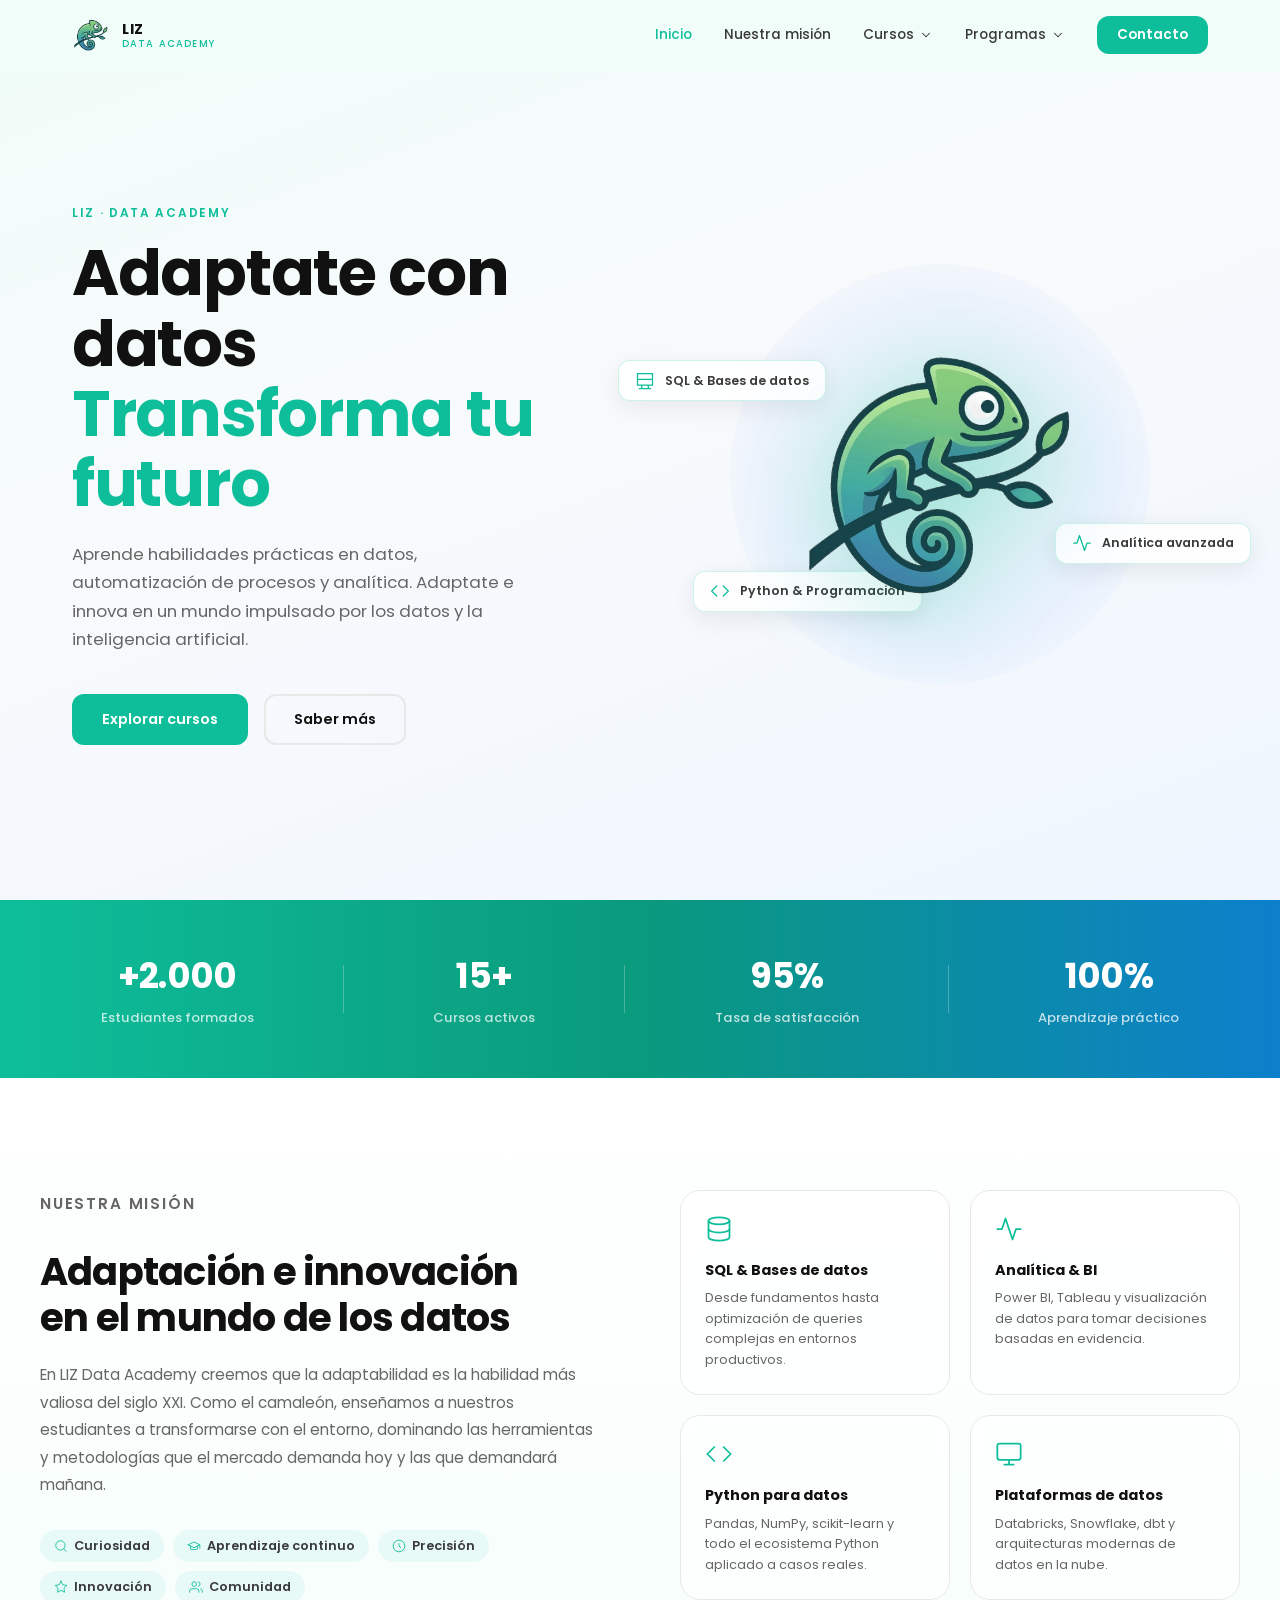
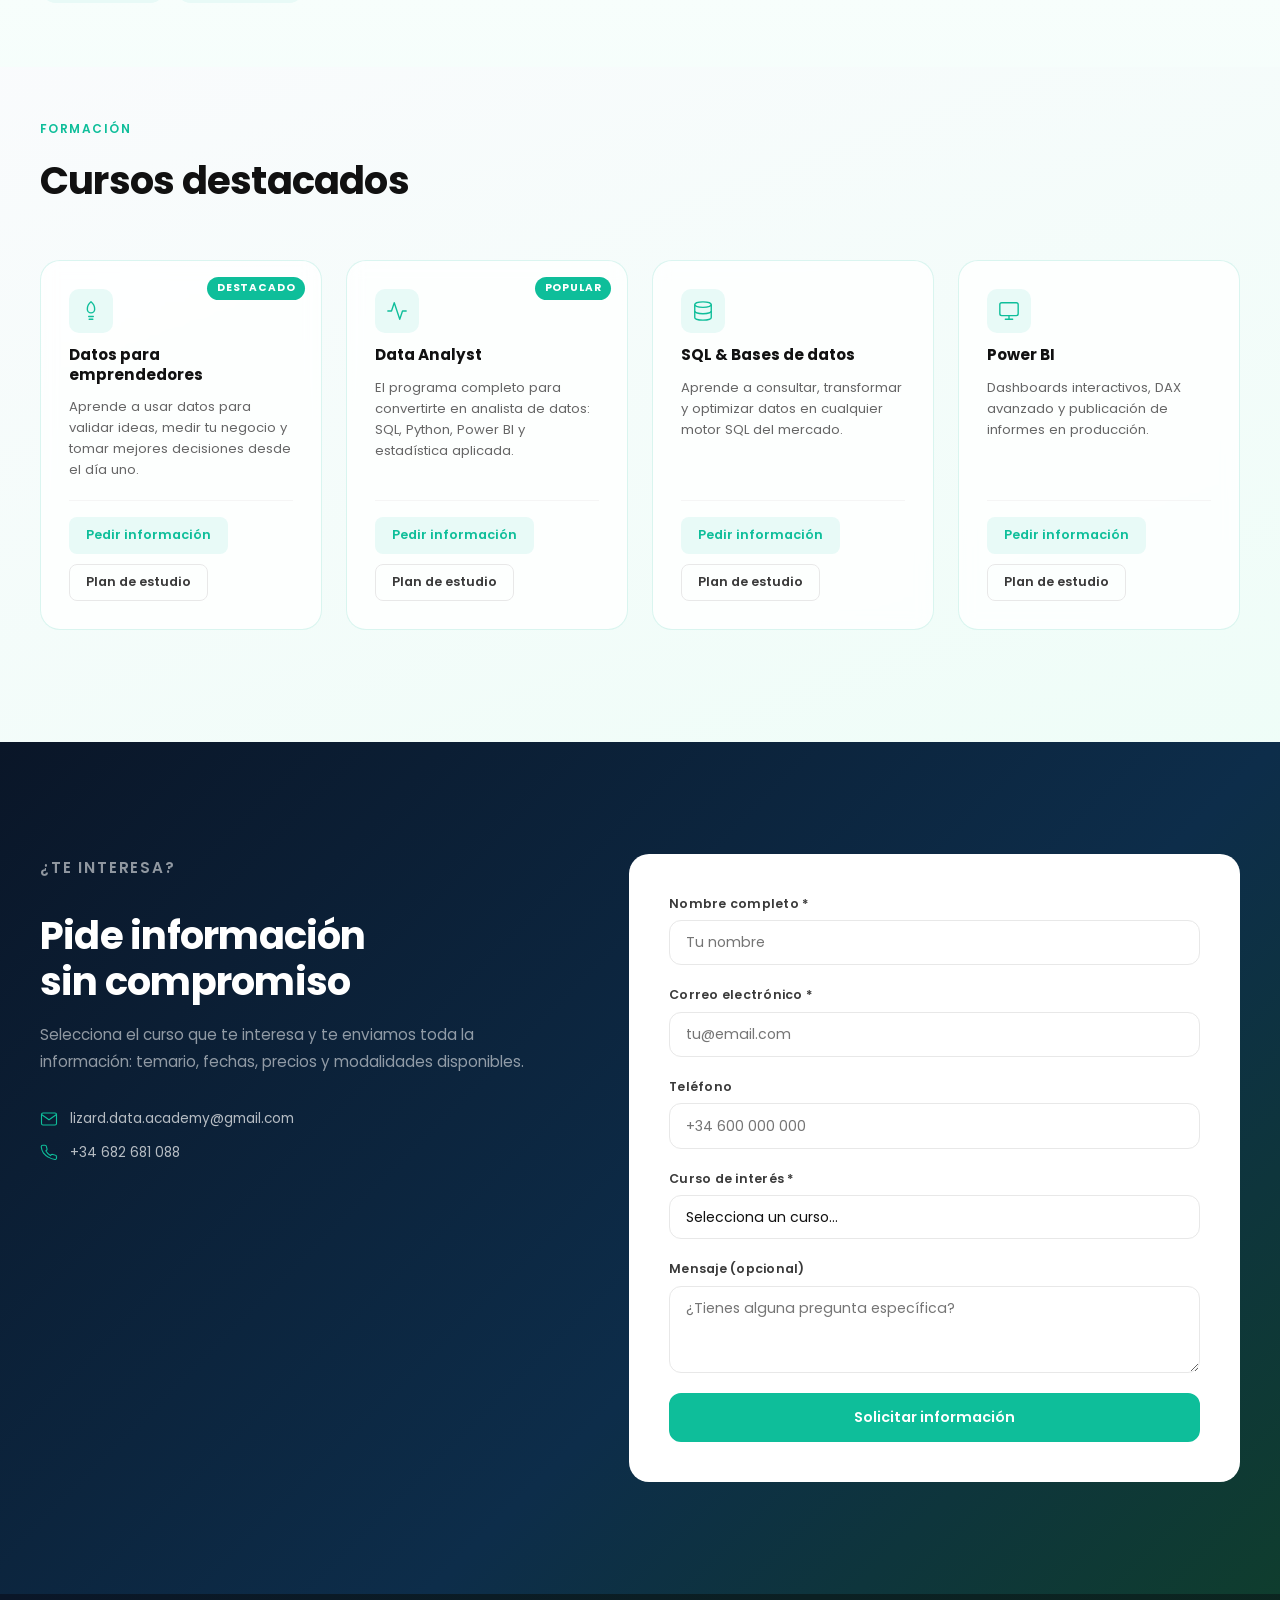
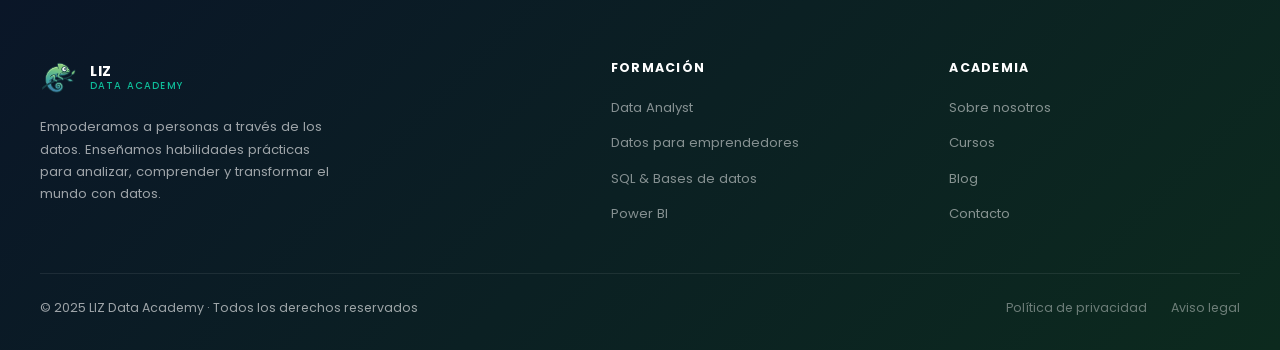
<file: index.html>
<!DOCTYPE html>
<html lang="es">
<head>
  <meta charset="UTF-8" />
  <meta name="viewport" content="width=device-width, initial-scale=1.0" />
  <title>LIZ · Data Academy</title>
  <link rel="stylesheet" href="css/style.css" />
  <link rel="preconnect" href="https://fonts.googleapis.com" />
  <link rel="preconnect" href="https://fonts.gstatic.com" crossorigin />
  <link href="https://fonts.googleapis.com/css2?family=Poppins:wght@300;400;500;600;700&display=swap" rel="stylesheet" />
</head>
<body>

  <!-- NAV -->
  <header class="nav" id="navbar">
    <div class="nav__inner">
      <a href="#" class="nav__logo">
        <img class="nav__logo-icon" src="assets/chameleon-logo.png" alt="Chameleon mascot" />
        <span class="nav__brand">LIZ<span>Data Academy</span></span>
      </a>
      <nav class="nav__links">
        <a href="#inicio">Inicio</a>
        <a href="#sobre">Nuestra misión</a>

        <div class="nav__dropdown" data-dropdown>
          <button type="button" class="nav__dropdown-toggle" data-dropdown-toggle>
            Cursos
            <svg viewBox="0 0 24 24" fill="none" class="nav__dropdown-arrow"><polyline points="6 9 12 15 18 9" stroke="currentColor" stroke-width="1.8" stroke-linecap="round" stroke-linejoin="round"/></svg>
          </button>
          <div class="nav__dropdown-menu">
            <a href="#curso-sql">SQL & Bases de datos</a>
            <a href="#curso-powerbi">Power BI</a>
          </div>
        </div>

        <div class="nav__dropdown" data-dropdown>
          <button type="button" class="nav__dropdown-toggle" data-dropdown-toggle>
            Programas
            <svg viewBox="0 0 24 24" fill="none" class="nav__dropdown-arrow"><polyline points="6 9 12 15 18 9" stroke="currentColor" stroke-width="1.8" stroke-linecap="round" stroke-linejoin="round"/></svg>
          </button>
          <div class="nav__dropdown-menu">
            <a href="#curso-emprendedores">Datos para emprendedores</a>
            <a href="#curso-data-analyst">Data Analyst</a>
          </div>
        </div>

        <a href="#contacto" class="nav__cta">Contacto</a>
      </nav>
      <button class="nav__burger" id="burger" aria-label="Menú">
        <span></span><span></span><span></span>
      </button>
    </div>
    <div class="nav__mobile" id="mobileMenu">
      <a href="#inicio">Inicio</a>
      <a href="#sobre">Nuestra misión</a>

      <div class="nav__dropdown nav__dropdown--mobile" data-dropdown>
        <button type="button" class="nav__dropdown-toggle" data-dropdown-toggle>
          Cursos
          <svg viewBox="0 0 24 24" fill="none" class="nav__dropdown-arrow"><polyline points="6 9 12 15 18 9" stroke="currentColor" stroke-width="1.8" stroke-linecap="round" stroke-linejoin="round"/></svg>
        </button>
        <div class="nav__dropdown-menu">
          <a href="#curso-sql">SQL & Bases de datos</a>
          <a href="#curso-powerbi">Power BI</a>
        </div>
      </div>

      <div class="nav__dropdown nav__dropdown--mobile" data-dropdown>
        <button type="button" class="nav__dropdown-toggle" data-dropdown-toggle>
          Programas
          <svg viewBox="0 0 24 24" fill="none" class="nav__dropdown-arrow"><polyline points="6 9 12 15 18 9" stroke="currentColor" stroke-width="1.8" stroke-linecap="round" stroke-linejoin="round"/></svg>
        </button>
        <div class="nav__dropdown-menu">
          <a href="#curso-emprendedores">Datos para emprendedores</a>
          <a href="#curso-data-analyst">Data Analyst</a>
        </div>
      </div>

      <a href="#contacto">Contacto</a>
    </div>
  </header>

  <!-- HERO -->
  <section class="hero" id="inicio">
    <div class="hero__content">
      <p class="hero__tag">LIZ · Data Academy</p>
      <h1 class="hero__title">Adaptate con datos<br/><span>Transforma tu futuro</span></h1>
      <p class="hero__sub">Aprende habilidades prácticas en datos, automatización de procesos y analítica. Adaptate e innova en un mundo impulsado por los datos y la inteligencia artificial.</p>
      <div class="hero__actions">
        <a href="#contacto" class="btn btn--primary">Explorar cursos</a>
        <a href="#sobre" class="btn btn--ghost">Saber más</a>
      </div>
    </div>
    <div class="hero__visual">
      <div class="hero__blob"></div>
      <div class="hero__card hero__card--1">
        <svg viewBox="0 0 24 24" fill="none"><path d="M3 3h18v14H3zM3 10h18M8 17v4M16 17v4M5 21h14" stroke="#0EBE9A" stroke-width="1.5" stroke-linecap="round"/></svg>
        <span>SQL & Bases de datos</span>
      </div>
      <div class="hero__card hero__card--2">
        <svg viewBox="0 0 24 24" fill="none"><polyline points="22 12 18 12 15 21 9 3 6 12 2 12" stroke="#0EBE9A" stroke-width="1.5" stroke-linecap="round" stroke-linejoin="round"/></svg>
        <span>Analítica avanzada</span>
      </div>
      <div class="hero__card hero__card--3">
        <svg viewBox="0 0 24 24" fill="none"><polyline points="16 18 22 12 16 6" stroke="#0EBE9A" stroke-width="1.5" stroke-linecap="round" stroke-linejoin="round"/><polyline points="8 6 2 12 8 18" stroke="#0EBE9A" stroke-width="1.5" stroke-linecap="round" stroke-linejoin="round"/></svg>
        <span>Python & Programación</span>
      </div>
      <div class="hero__mascot">
        <img src="assets/chameleon-logo.png" alt="Chameleon mascot" />
      </div>
    </div>
  </section>

  <!-- STATS -->
  <section class="stats">
    <div class="stats__inner">
      <div class="stats__item">
        <strong>+2.000</strong>
        <span>Estudiantes formados</span>
      </div>
      <div class="stats__divider"></div>
      <div class="stats__item">
        <strong>15+</strong>
        <span>Cursos activos</span>
      </div>
      <div class="stats__divider"></div>
      <div class="stats__item">
        <strong>95%</strong>
        <span>Tasa de satisfacción</span>
      </div>
      <div class="stats__divider"></div>
      <div class="stats__item">
        <strong>100%</strong>
        <span>Aprendizaje práctico</span>
      </div>
    </div>
  </section>

  <!-- SOBRE -->
  <section class="sobre" id="sobre">
    <div class="sobre__inner">
      <div class="sobre__text">
        <p class="section-tag">Nuestra misión</p>
        <h2>Adaptación e innovación<br/>en el mundo de los datos</h2>
        <p>En LIZ Data Academy creemos que la adaptabilidad es la habilidad más valiosa del siglo XXI. Como el camaleón, enseñamos a nuestros estudiantes a transformarse con el entorno, dominando las herramientas y metodologías que el mercado demanda hoy y las que demandará mañana.</p>
        <ul class="sobre__values">
          <li>
            <svg viewBox="0 0 24 24" fill="none"><circle cx="11" cy="11" r="8" stroke="#0EBE9A" stroke-width="1.5"/><path d="m21 21-4.35-4.35" stroke="#0EBE9A" stroke-width="1.5" stroke-linecap="round"/></svg>
            Curiosidad
          </li>
          <li>
            <svg viewBox="0 0 24 24" fill="none"><path d="M22 10v6M2 10l10-5 10 5-10 5-10-5z" stroke="#0EBE9A" stroke-width="1.5" stroke-linecap="round" stroke-linejoin="round"/><path d="M6 12v5c3.33 1.67 8.67 1.67 12 0v-5" stroke="#0EBE9A" stroke-width="1.5" stroke-linecap="round" stroke-linejoin="round"/></svg>
            Aprendizaje continuo
          </li>
          <li>
            <svg viewBox="0 0 24 24" fill="none"><circle cx="12" cy="12" r="10" stroke="#0EBE9A" stroke-width="1.5"/><path d="M12 8v4l3 3" stroke="#0EBE9A" stroke-width="1.5" stroke-linecap="round"/></svg>
            Precisión
          </li>
          <li>
            <svg viewBox="0 0 24 24" fill="none"><path d="M12 2l3.09 6.26L22 9.27l-5 4.87 1.18 6.88L12 17.77l-6.18 3.25L7 14.14 2 9.27l6.91-1.01L12 2z" stroke="#0EBE9A" stroke-width="1.5" stroke-linecap="round" stroke-linejoin="round"/></svg>
            Innovación
          </li>
          <li>
            <svg viewBox="0 0 24 24" fill="none"><path d="M17 21v-2a4 4 0 0 0-4-4H5a4 4 0 0 0-4 4v2" stroke="#0EBE9A" stroke-width="1.5" stroke-linecap="round" stroke-linejoin="round"/><circle cx="9" cy="7" r="4" stroke="#0EBE9A" stroke-width="1.5"/><path d="M23 21v-2a4 4 0 0 0-3-3.87M16 3.13a4 4 0 0 1 0 7.75" stroke="#0EBE9A" stroke-width="1.5" stroke-linecap="round" stroke-linejoin="round"/></svg>
            Comunidad
          </li>
        </ul>
      </div>
      <div class="sobre__grid">
        <div class="sobre__feature">
          <svg viewBox="0 0 24 24" fill="none"><ellipse cx="12" cy="5" rx="9" ry="3" stroke="#0EBE9A" stroke-width="1.5"/><path d="M21 12c0 1.66-4.03 3-9 3S3 13.66 3 12" stroke="#0EBE9A" stroke-width="1.5"/><path d="M3 5v14c0 1.66 4.03 3 9 3s9-1.34 9-3V5" stroke="#0EBE9A" stroke-width="1.5"/></svg>
          <h3>SQL & Bases de datos</h3>
          <p>Desde fundamentos hasta optimización de queries complejas en entornos productivos.</p>
        </div>
        <div class="sobre__feature">
          <svg viewBox="0 0 24 24" fill="none"><polyline points="22 12 18 12 15 21 9 3 6 12 2 12" stroke="#0EBE9A" stroke-width="1.5" stroke-linecap="round" stroke-linejoin="round"/></svg>
          <h3>Analítica & BI</h3>
          <p>Power BI, Tableau y visualización de datos para tomar decisiones basadas en evidencia.</p>
        </div>
        <div class="sobre__feature">
          <svg viewBox="0 0 24 24" fill="none"><polyline points="16 18 22 12 16 6" stroke="#0EBE9A" stroke-width="1.5" stroke-linecap="round" stroke-linejoin="round"/><polyline points="8 6 2 12 8 18" stroke="#0EBE9A" stroke-width="1.5" stroke-linecap="round" stroke-linejoin="round"/></svg>
          <h3>Python para datos</h3>
          <p>Pandas, NumPy, scikit-learn y todo el ecosistema Python aplicado a casos reales.</p>
        </div>
        <div class="sobre__feature">
          <svg viewBox="0 0 24 24" fill="none"><rect x="2" y="3" width="20" height="14" rx="2" stroke="#0EBE9A" stroke-width="1.5"/><path d="M8 21h8M12 17v4" stroke="#0EBE9A" stroke-width="1.5" stroke-linecap="round"/></svg>
          <h3>Plataformas de datos</h3>
          <p>Databricks, Snowflake, dbt y arquitecturas modernas de datos en la nube.</p>
        </div>
      </div>
    </div>
  </section>

  <!-- CURSOS DESTACADOS -->
  <section class="cursos" id="cursos">
    <div class="cursos__inner">
      <p class="section-tag">Formación</p>
      <h2>Cursos destacados</h2>
      <div class="cursos__grid">

        <div class="curso-card" id="curso-emprendedores">
          <div class="curso-card__badge">Destacado</div>
          <div class="curso-card__icon">
            <svg viewBox="0 0 24 24" fill="none"><path d="M12 2c2.5 2 4 5 4 8a4 4 0 0 1-8 0c0-3 1.5-6 4-8z" stroke="#0EBE9A" stroke-width="1.5" stroke-linecap="round" stroke-linejoin="round"/><path d="M9.5 18h5M10 21h4" stroke="#0EBE9A" stroke-width="1.5" stroke-linecap="round"/></svg>
          </div>
          <h3>Datos para emprendedores</h3>
          <p>Aprende a usar datos para validar ideas, medir tu negocio y tomar mejores decisiones desde el día uno.</p>
          <div class="curso-card__actions">
            <a href="#contacto" class="btn btn--small">Pedir información</a>
            <a href="data-for-entrepreneurs/" class="btn btn--small-outline" target="_blank" rel="noopener">Plan de estudio</a>
          </div>
        </div>

        <div class="curso-card" id="curso-data-analyst">
          <div class="curso-card__badge">Popular</div>
          <div class="curso-card__icon">
            <svg viewBox="0 0 24 24" fill="none"><polyline points="22 12 18 12 15 21 9 3 6 12 2 12" stroke="#0EBE9A" stroke-width="1.5" stroke-linecap="round" stroke-linejoin="round"/></svg>
          </div>
          <h3>Data Analyst</h3>
          <p>El programa completo para convertirte en analista de datos: SQL, Python, Power BI y estadística aplicada.</p>
          <div class="curso-card__actions">
            <a href="#contacto" class="btn btn--small">Pedir información</a>
            <a href="data-analyst/" class="btn btn--small-outline" target="_blank" rel="noopener">Plan de estudio</a>
          </div>
        </div>

        <div class="curso-card" id="curso-sql">
          <div class="curso-card__icon">
            <svg viewBox="0 0 24 24" fill="none"><ellipse cx="12" cy="5" rx="9" ry="3" stroke="#0EBE9A" stroke-width="1.5"/><path d="M21 12c0 1.66-4.03 3-9 3S3 13.66 3 12" stroke="#0EBE9A" stroke-width="1.5"/><path d="M3 5v14c0 1.66 4.03 3 9 3s9-1.34 9-3V5" stroke="#0EBE9A" stroke-width="1.5"/></svg>
          </div>
          <h3>SQL & Bases de datos</h3>
          <p>Aprende a consultar, transformar y optimizar datos en cualquier motor SQL del mercado.</p>
          <div class="curso-card__actions">
            <a href="#contacto" class="btn btn--small">Pedir información</a>
            <a href="sql/" class="btn btn--small-outline" target="_blank" rel="noopener">Plan de estudio</a>
          </div>
        </div>

        <div class="curso-card" id="curso-powerbi">
          <div class="curso-card__icon">
            <svg viewBox="0 0 24 24" fill="none"><rect x="2" y="3" width="20" height="14" rx="2" stroke="#0EBE9A" stroke-width="1.5"/><path d="M8 21h8M12 17v4" stroke="#0EBE9A" stroke-width="1.5" stroke-linecap="round"/></svg>
          </div>
          <h3>Power BI</h3>
          <p>Dashboards interactivos, DAX avanzado y publicación de informes en producción.</p>
          <div class="curso-card__actions">
            <a href="#contacto" class="btn btn--small">Pedir información</a>
            <a href="power-bi/" class="btn btn--small-outline" target="_blank" rel="noopener">Plan de estudio</a>
          </div>
        </div>

      </div>
    </div>
  </section>

  <!-- CONTACTO / PEDIR INFO -->
  <section class="contacto" id="contacto">
    <div class="contacto__inner">
      <div class="contacto__text">
        <p class="section-tag section-tag--light">¿Te interesa?</p>
        <h2>Pide información<br/>sin compromiso</h2>
        <p>Selecciona el curso que te interesa y te enviamos toda la información: temario, fechas, precios y modalidades disponibles.</p>
        <div class="contacto__info">
          <div class="contacto__info-item">
            <svg viewBox="0 0 24 24" fill="none"><path d="M4 4h16c1.1 0 2 .9 2 2v12c0 1.1-.9 2-2 2H4c-1.1 0-2-.9-2-2V6c0-1.1.9-2 2-2z" stroke="#0EBE9A" stroke-width="1.5"/><polyline points="22,6 12,13 2,6" stroke="#0EBE9A" stroke-width="1.5"/></svg>
            <span>lizard.data.academy@gmail.com</span>
          </div>
          <div class="contacto__info-item">
            <svg viewBox="0 0 24 24" fill="none"><path d="M22 16.92v3a2 2 0 0 1-2.18 2 19.79 19.79 0 0 1-8.63-3.07A19.5 19.5 0 0 1 4.69 13.6a19.79 19.79 0 0 1-3.07-8.67A2 2 0 0 1 3.6 3h3a2 2 0 0 1 2 1.72c.127.96.361 1.903.7 2.81a2 2 0 0 1-.45 2.11L7.91 10.6a16 16 0 0 0 6 6l.91-.91a2 2 0 0 1 2.11-.45c.907.339 1.85.573 2.81.7A2 2 0 0 1 21.72 18z" stroke="#0EBE9A" stroke-width="1.5"/></svg>
            <span>+34 682 681 088</span>
          </div>
        </div>
      </div>
      <form class="contacto__form" id="infoForm" novalidate>
        <div class="form-group">
          <label for="nombre">Nombre completo *</label>
          <input type="text" id="nombre" name="nombre" placeholder="Tu nombre" required />
        </div>
        <div class="form-group">
          <label for="email">Correo electrónico *</label>
          <input type="email" id="email" name="email" placeholder="tu@email.com" required />
        </div>
        <div class="form-group">
          <label for="telefono">Teléfono</label>
          <input type="tel" id="telefono" name="telefono" placeholder="+34 600 000 000" />
        </div>
        <div class="form-group">
          <label for="curso">Curso de interés *</label>
          <select id="curso" name="curso" required>
            <option value="" disabled selected>Selecciona un curso...</option>
            <optgroup label="Programas">
              <option value="datos-emprendedores">Datos para emprendedores</option>
              <option value="data-analyst">Data Analyst</option>
            </optgroup>
            <optgroup label="Cursos">
              <option value="sql-bases-de-datos">SQL & Bases de datos</option>
              <option value="powerbi">Power BI</option>
            </optgroup>
          </select>
        </div>
        <div class="form-group">
          <label for="mensaje">Mensaje (opcional)</label>
          <textarea id="mensaje" name="mensaje" rows="3" placeholder="¿Tienes alguna pregunta específica?"></textarea>
        </div>
        <button type="submit" class="btn btn--primary btn--full" id="submitBtn">
          Solicitar información
        </button>
        <div class="form__success" id="formSuccess">
          <svg viewBox="0 0 24 24" fill="none"><path d="M22 11.08V12a10 10 0 1 1-5.93-9.14" stroke="#0EBE9A" stroke-width="1.5" stroke-linecap="round" stroke-linejoin="round"/><polyline points="22 4 12 14.01 9 11.01" stroke="#0EBE9A" stroke-width="1.5" stroke-linecap="round" stroke-linejoin="round"/></svg>
          <p>¡Gracias! Nos pondremos en contacto contigo pronto.</p>
        </div>
      </form>
    </div>
  </section>

  <!-- FOOTER -->
  <footer class="footer">
    <div class="footer__inner">
      <div class="footer__brand">
        <a href="#" class="nav__logo">
          <img class="nav__logo-icon" src="assets/chameleon-logo.png" alt="Chameleon mascot" />
          <span class="nav__brand nav__brand--light">LIZ<span>Data Academy</span></span>
        </a>
        <p>Empoderamos a personas a través de los datos. Enseñamos habilidades prácticas para analizar, comprender y transformar el mundo con datos.</p>
      </div>
      <div class="footer__links">
        <div>
          <h4>Formación</h4>
          <ul>
            <li><a href="#curso-data-analyst">Data Analyst</a></li>
            <li><a href="#curso-emprendedores">Datos para emprendedores</a></li>
            <li><a href="#curso-sql">SQL & Bases de datos</a></li>
            <li><a href="#curso-powerbi">Power BI</a></li>
          </ul>
        </div>
        <div>
          <h4>Academia</h4>
          <ul>
            <li><a href="#sobre">Sobre nosotros</a></li>
            <li><a href="#cursos">Cursos</a></li>
            <li><a href="#">Blog</a></li>
            <li><a href="#contacto">Contacto</a></li>
          </ul>
        </div>
      </div>
    </div>
    <div class="footer__bottom">
      <p>© 2025 LIZ Data Academy · Todos los derechos reservados</p>
      <div class="footer__legal">
        <a href="#">Política de privacidad</a>
        <a href="#">Aviso legal</a>
      </div>
    </div>
  </footer>

  <script src="js/main.js"></script>
</body>
</html>
</file>
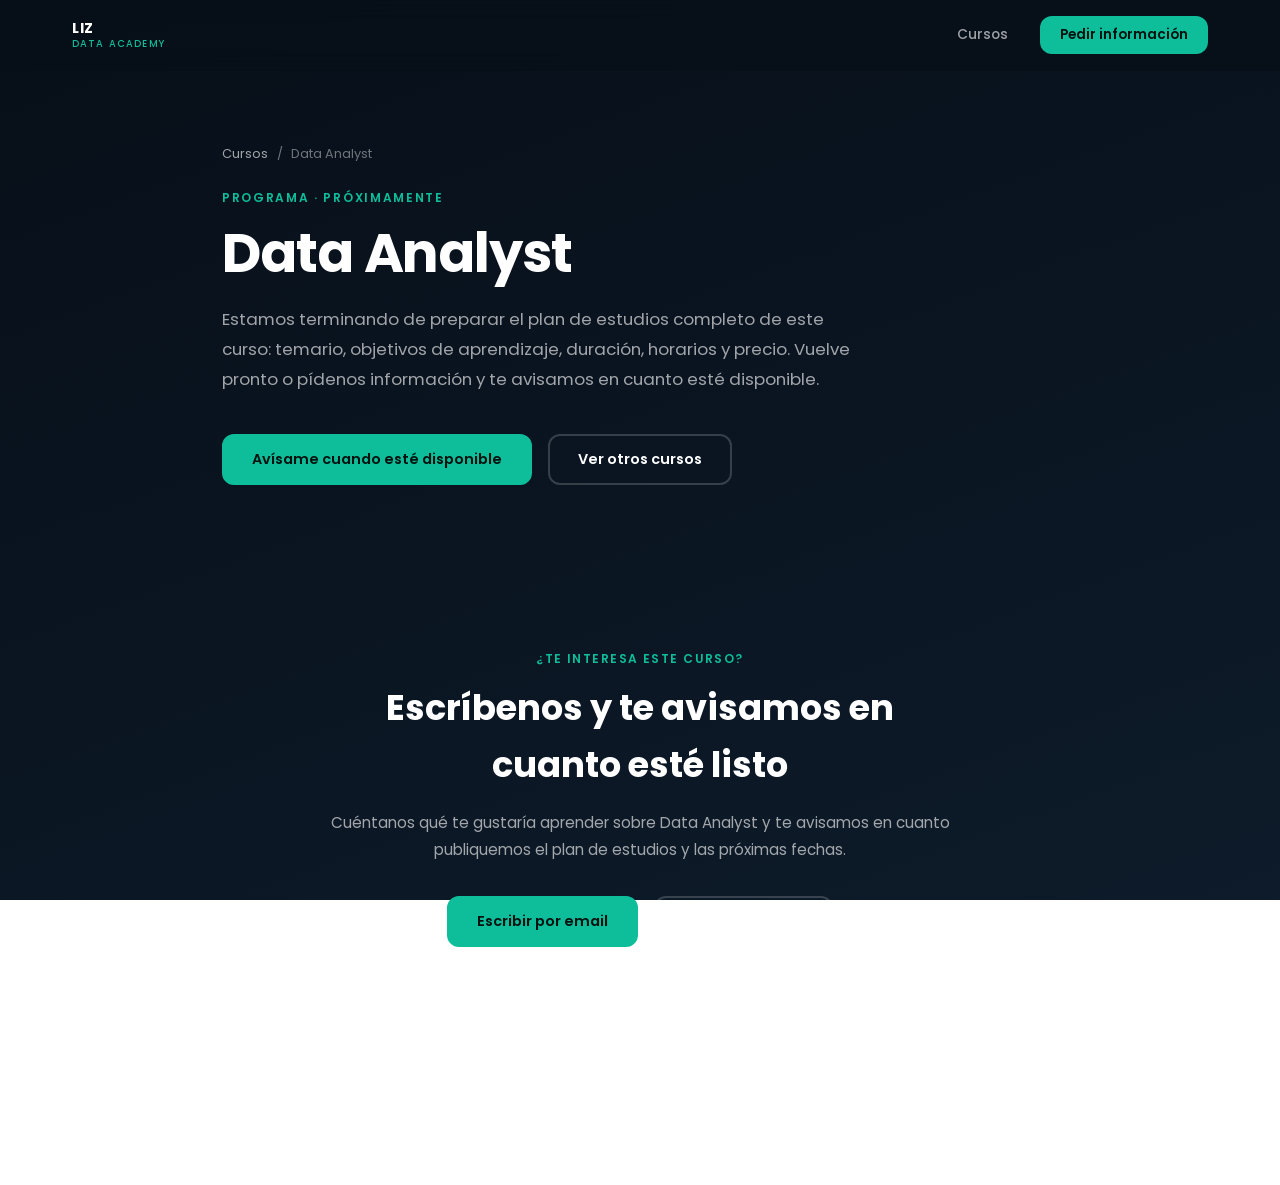
<file: data-analyst/index.html>
<!DOCTYPE html>
<html lang="es">
<head>
  <meta charset="UTF-8" />
  <meta name="viewport" content="width=device-width, initial-scale=1.0" />
  <title>Data Analyst · LIZ Data Academy</title>
  <meta name="description" content="Programa Data Analyst de LIZ Data Academy. Plan de estudios muy pronto disponible." />
  <link rel="stylesheet" href="css/style.css" />
  <link rel="preconnect" href="https://fonts.googleapis.com" />
  <link rel="preconnect" href="https://fonts.gstatic.com" crossorigin />
  <link href="https://fonts.googleapis.com/css2?family=Poppins:wght@300;400;500;600;700&display=swap" rel="stylesheet" />
</head>
<body>

  <!-- NAV -->
  <header class="nav" id="navbar">
    <div class="nav__inner">
      <a href="../" class="nav__logo">
        <span class="nav__brand">LIZ<span>Data Academy</span></span>
      </a>
      <nav class="nav__links">
        <a href="../#cursos">Cursos</a>
        <a href="#contacto" class="nav__cta">Pedir información</a>
      </nav>
      <button class="nav__burger" id="burger" aria-label="Menú">
        <span></span><span></span><span></span>
      </button>
    </div>
    <div class="nav__mobile" id="mobileMenu">
      <a href="../#cursos">Cursos</a>
      <a href="#contacto">Pedir información</a>
    </div>
  </header>

  <!-- HERO -->
  <section class="hero" id="curso">
    <div class="hero__inner">
      <p class="breadcrumb"><a href="../">Cursos</a> <span>/</span> Data Analyst</p>
      <p class="hero__tag">Programa · Próximamente</p>
      <h1 class="hero__title">Data Analyst</h1>
      <p class="hero__sub">Estamos terminando de preparar el plan de estudios completo de este curso: temario, objetivos de aprendizaje, duración, horarios y precio. Vuelve pronto o pídenos información y te avisamos en cuanto esté disponible.</p>
      <div class="hero__actions">
        <a href="#contacto" class="btn btn--primary">Avísame cuando esté disponible</a>
        <a href="../#cursos" class="btn btn--ghost">Ver otros cursos</a>
      </div>
    </div>
  </section>

  <!-- CONTACTO -->
  <section class="contacto" id="contacto">
    <div class="contacto__inner">
      <p class="section-tag">¿Te interesa este curso?</p>
      <h2>Escríbenos y te avisamos en cuanto esté listo</h2>
      <p class="contacto__text">Cuéntanos qué te gustaría aprender sobre Data Analyst y te avisamos en cuanto publiquemos el plan de estudios y las próximas fechas.</p>
      <div class="contacto__actions">
        <a href="mailto:lizard.data.academy@gmail.com?subject=Información%20programa%20Data%20Analyst" class="btn btn--primary">Escribir por email</a>
        <a href="tel:+34682681088" class="btn btn--ghost">+34 682 681 088</a>
      </div>
      <a href="../#contacto" class="volver">← Volver a LIZ Data Academy</a>
    </div>
  </section>

  <!-- FOOTER -->
  <footer class="footer">
    <p>© 2025 LIZ Data Academy · Todos los derechos reservados</p>
  </footer>

  <script src="js/main.js"></script>
</body>
</html>
</file>
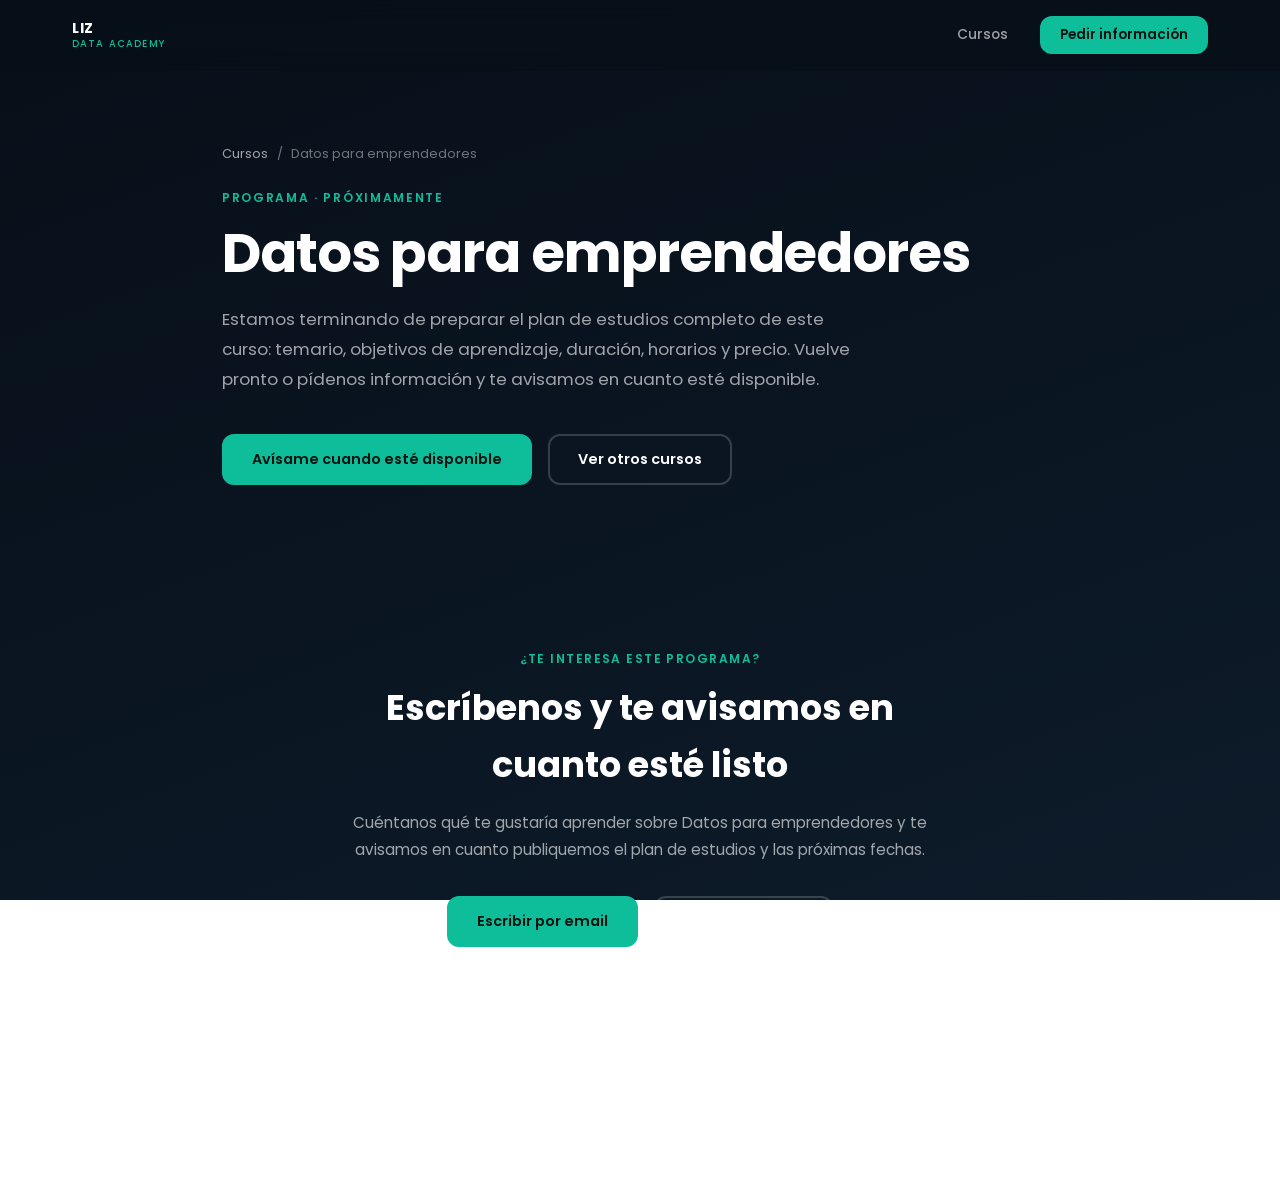
<file: data-for-entrepreneurs/index.html>
<!DOCTYPE html>
<html lang="es">
<head>
  <meta charset="UTF-8" />
  <meta name="viewport" content="width=device-width, initial-scale=1.0" />
  <title>Datos para emprendedores · LIZ Data Academy</title>
  <meta name="description" content="Programa Datos para emprendedores de LIZ Data Academy. Plan de estudios muy pronto disponible." />
  <link rel="stylesheet" href="css/style.css" />
  <link rel="preconnect" href="https://fonts.googleapis.com" />
  <link rel="preconnect" href="https://fonts.gstatic.com" crossorigin />
  <link href="https://fonts.googleapis.com/css2?family=Poppins:wght@300;400;500;600;700&display=swap" rel="stylesheet" />
</head>
<body>

  <!-- NAV -->
  <header class="nav" id="navbar">
    <div class="nav__inner">
      <a href="../" class="nav__logo">
        <span class="nav__brand">LIZ<span>Data Academy</span></span>
      </a>
      <nav class="nav__links">
        <a href="../#cursos">Cursos</a>
        <a href="#contacto" class="nav__cta">Pedir información</a>
      </nav>
      <button class="nav__burger" id="burger" aria-label="Menú">
        <span></span><span></span><span></span>
      </button>
    </div>
    <div class="nav__mobile" id="mobileMenu">
      <a href="../#cursos">Cursos</a>
      <a href="#contacto">Pedir información</a>
    </div>
  </header>

  <!-- HERO -->
  <section class="hero" id="curso">
    <div class="hero__inner">
      <p class="breadcrumb"><a href="../">Cursos</a> <span>/</span> Datos para emprendedores</p>
      <p class="hero__tag">Programa · Próximamente</p>
      <h1 class="hero__title">Datos para emprendedores</h1>
      <p class="hero__sub">Estamos terminando de preparar el plan de estudios completo de este curso: temario, objetivos de aprendizaje, duración, horarios y precio. Vuelve pronto o pídenos información y te avisamos en cuanto esté disponible.</p>
      <div class="hero__actions">
        <a href="#contacto" class="btn btn--primary">Avísame cuando esté disponible</a>
        <a href="../#cursos" class="btn btn--ghost">Ver otros cursos</a>
      </div>
    </div>
  </section>

  <!-- CONTACTO -->
  <section class="contacto" id="contacto">
    <div class="contacto__inner">
      <p class="section-tag">¿Te interesa este programa?</p>
      <h2>Escríbenos y te avisamos en cuanto esté listo</h2>
      <p class="contacto__text">Cuéntanos qué te gustaría aprender sobre Datos para emprendedores y te avisamos en cuanto publiquemos el plan de estudios y las próximas fechas.</p>
      <div class="contacto__actions">
        <a href="mailto:lizard.data.academy@gmail.com?subject=Información%20programa%20Datos%20para%20emprendedores" class="btn btn--primary">Escribir por email</a>
        <a href="tel:+34682681088" class="btn btn--ghost">+34 682 681 088</a>
      </div>
      <a href="../#contacto" class="volver">← Volver a LIZ Data Academy</a>
    </div>
  </section>

  <!-- FOOTER -->
  <footer class="footer">
    <p>© 2025 LIZ Data Academy · Todos los derechos reservados</p>
  </footer>

  <script src="js/main.js"></script>
</body>
</html>
</file>
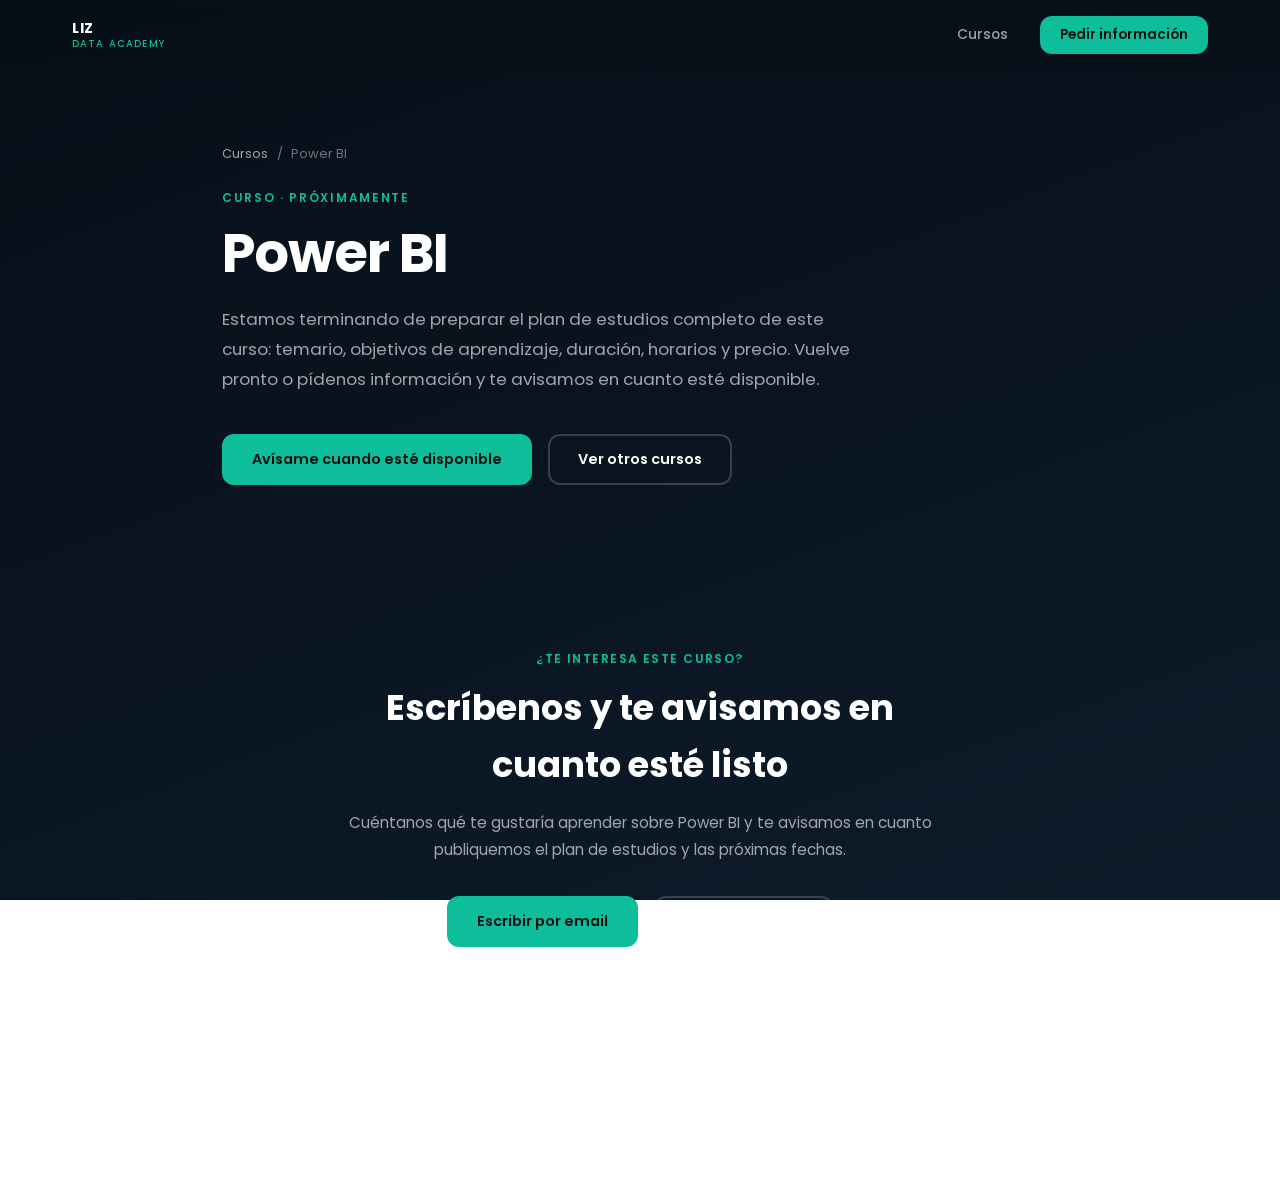
<file: power-bi/index.html>
<!DOCTYPE html>
<html lang="es">
<head>
  <meta charset="UTF-8" />
  <meta name="viewport" content="width=device-width, initial-scale=1.0" />
  <title>Power BI · LIZ Data Academy</title>
  <meta name="description" content="Curso de Power BI de LIZ Data Academy. Plan de estudios muy pronto disponible." />
  <link rel="stylesheet" href="css/style.css" />
  <link rel="preconnect" href="https://fonts.googleapis.com" />
  <link rel="preconnect" href="https://fonts.gstatic.com" crossorigin />
  <link href="https://fonts.googleapis.com/css2?family=Poppins:wght@300;400;500;600;700&display=swap" rel="stylesheet" />
</head>
<body>

  <!-- NAV -->
  <header class="nav" id="navbar">
    <div class="nav__inner">
      <a href="../" class="nav__logo">
        <span class="nav__brand">LIZ<span>Data Academy</span></span>
      </a>
      <nav class="nav__links">
        <a href="../#cursos">Cursos</a>
        <a href="#contacto" class="nav__cta">Pedir información</a>
      </nav>
      <button class="nav__burger" id="burger" aria-label="Menú">
        <span></span><span></span><span></span>
      </button>
    </div>
    <div class="nav__mobile" id="mobileMenu">
      <a href="../#cursos">Cursos</a>
      <a href="#contacto">Pedir información</a>
    </div>
  </header>

  <!-- HERO -->
  <section class="hero" id="curso">
    <div class="hero__inner">
      <p class="breadcrumb"><a href="../">Cursos</a> <span>/</span> Power BI</p>
      <p class="hero__tag">Curso · Próximamente</p>
      <h1 class="hero__title">Power BI</h1>
      <p class="hero__sub">Estamos terminando de preparar el plan de estudios completo de este curso: temario, objetivos de aprendizaje, duración, horarios y precio. Vuelve pronto o pídenos información y te avisamos en cuanto esté disponible.</p>
      <div class="hero__actions">
        <a href="#contacto" class="btn btn--primary">Avísame cuando esté disponible</a>
        <a href="../#cursos" class="btn btn--ghost">Ver otros cursos</a>
      </div>
    </div>
  </section>

  <!-- CONTACTO -->
  <section class="contacto" id="contacto">
    <div class="contacto__inner">
      <p class="section-tag">¿Te interesa este curso?</p>
      <h2>Escríbenos y te avisamos en cuanto esté listo</h2>
      <p class="contacto__text">Cuéntanos qué te gustaría aprender sobre Power BI y te avisamos en cuanto publiquemos el plan de estudios y las próximas fechas.</p>
      <div class="contacto__actions">
        <a href="mailto:lizard.data.academy@gmail.com?subject=Información%20curso%20Power%20BI" class="btn btn--primary">Escribir por email</a>
        <a href="tel:+34682681088" class="btn btn--ghost">+34 682 681 088</a>
      </div>
      <a href="../#contacto" class="volver">← Volver a LIZ Data Academy</a>
    </div>
  </section>

  <!-- FOOTER -->
  <footer class="footer">
    <p>© 2025 LIZ Data Academy · Todos los derechos reservados</p>
  </footer>

  <script src="js/main.js"></script>
</body>
</html>
</file>
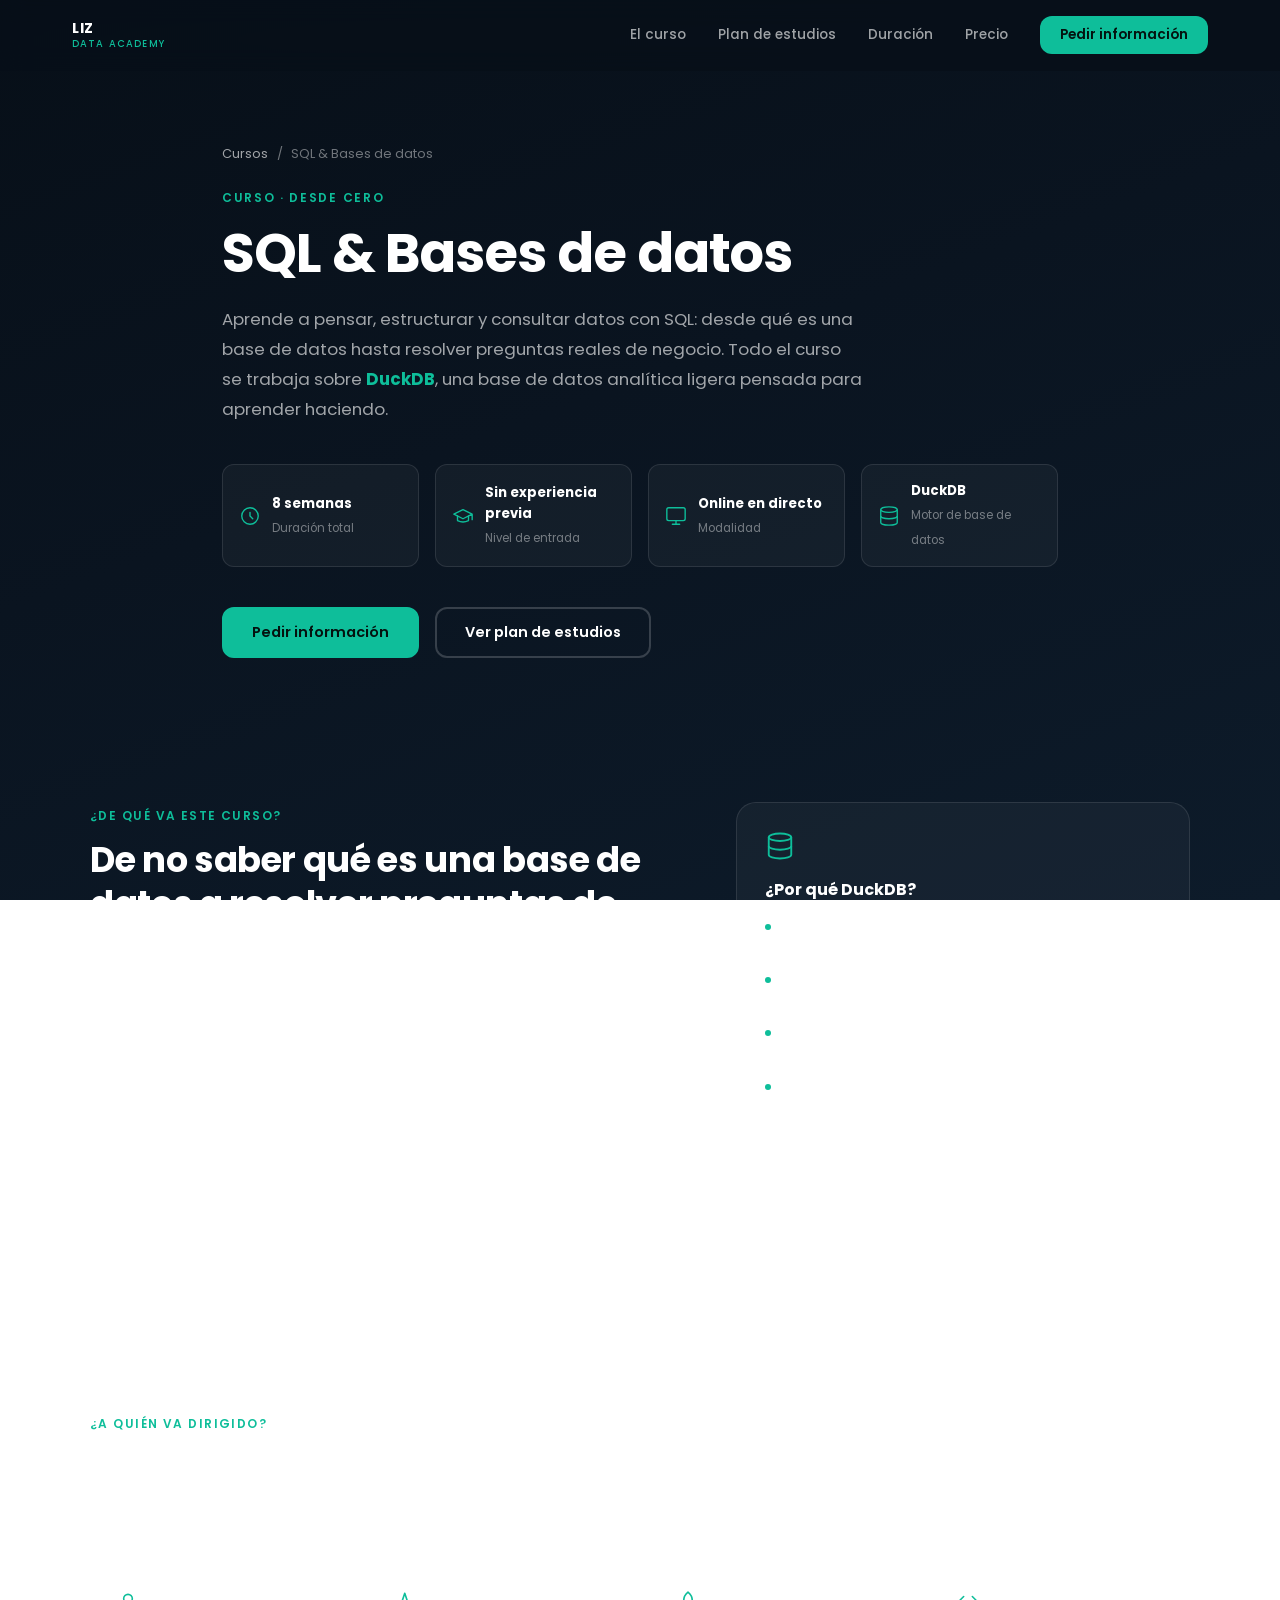
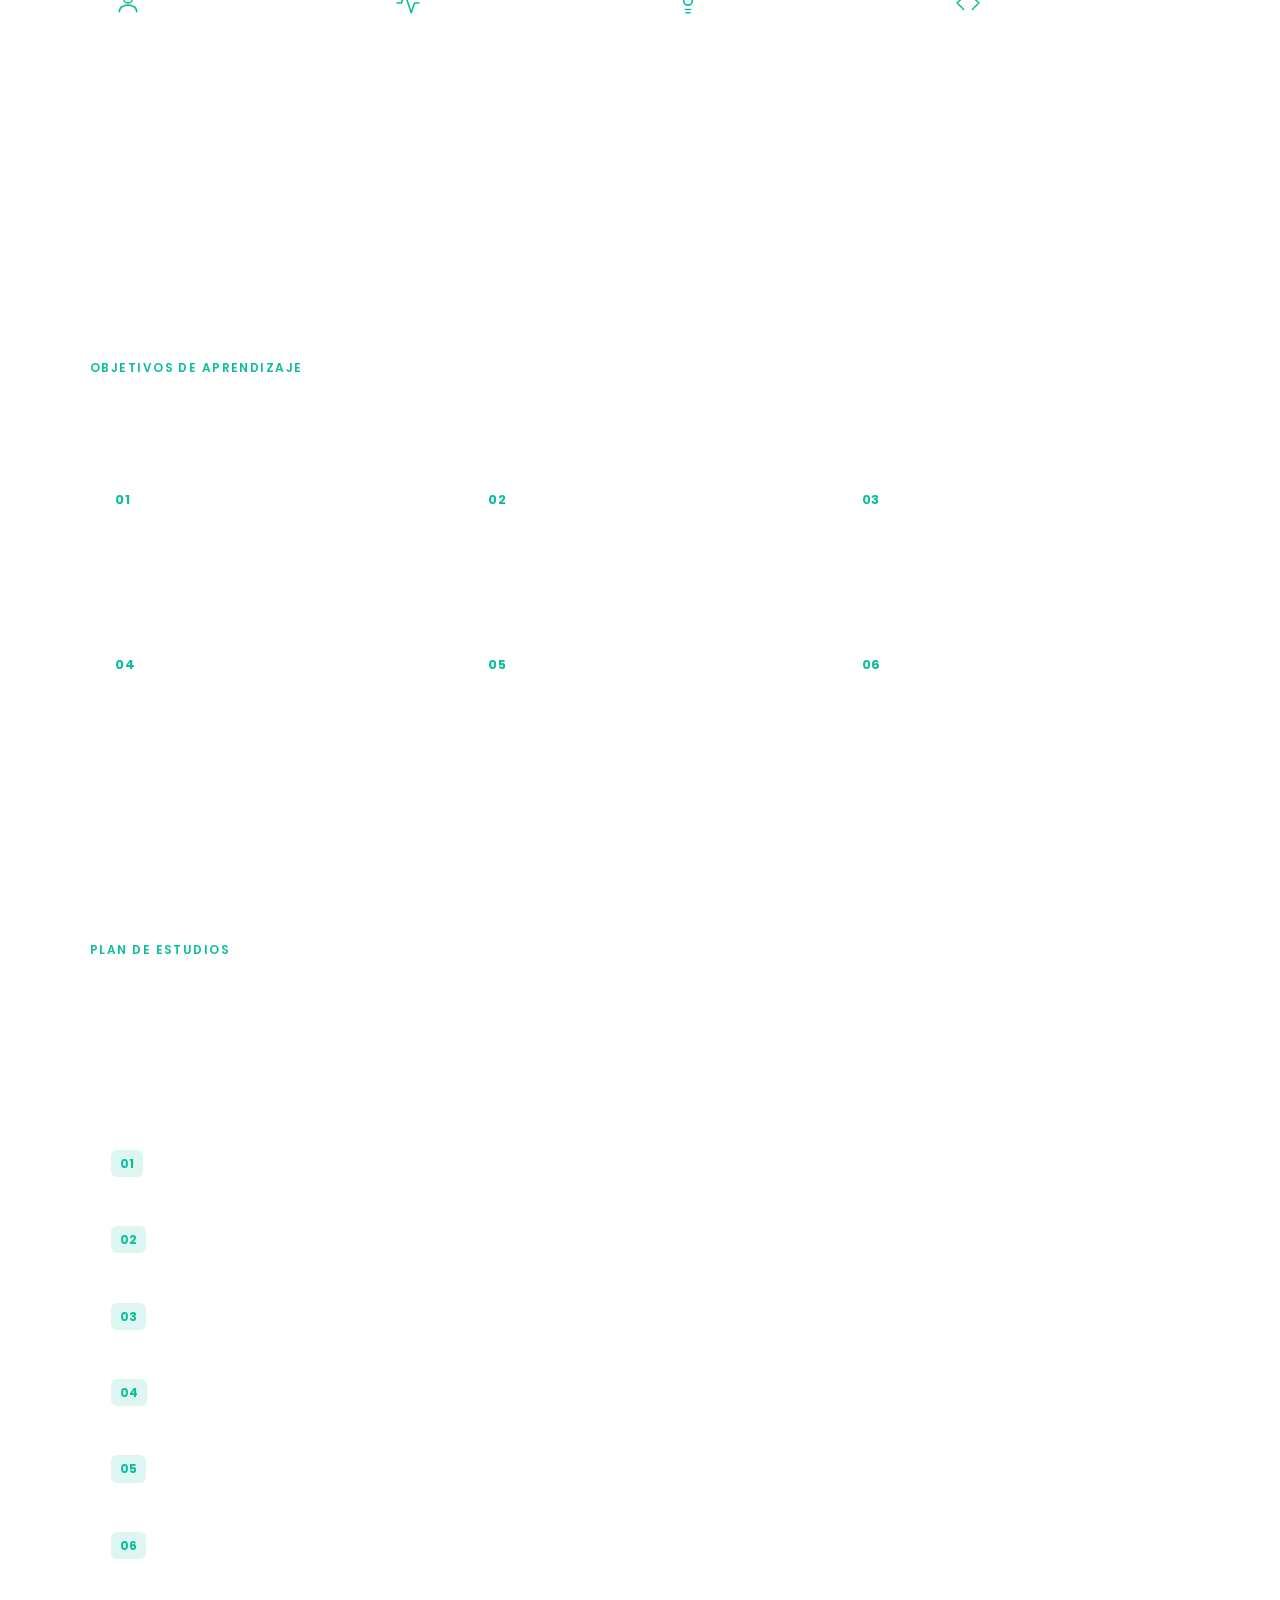
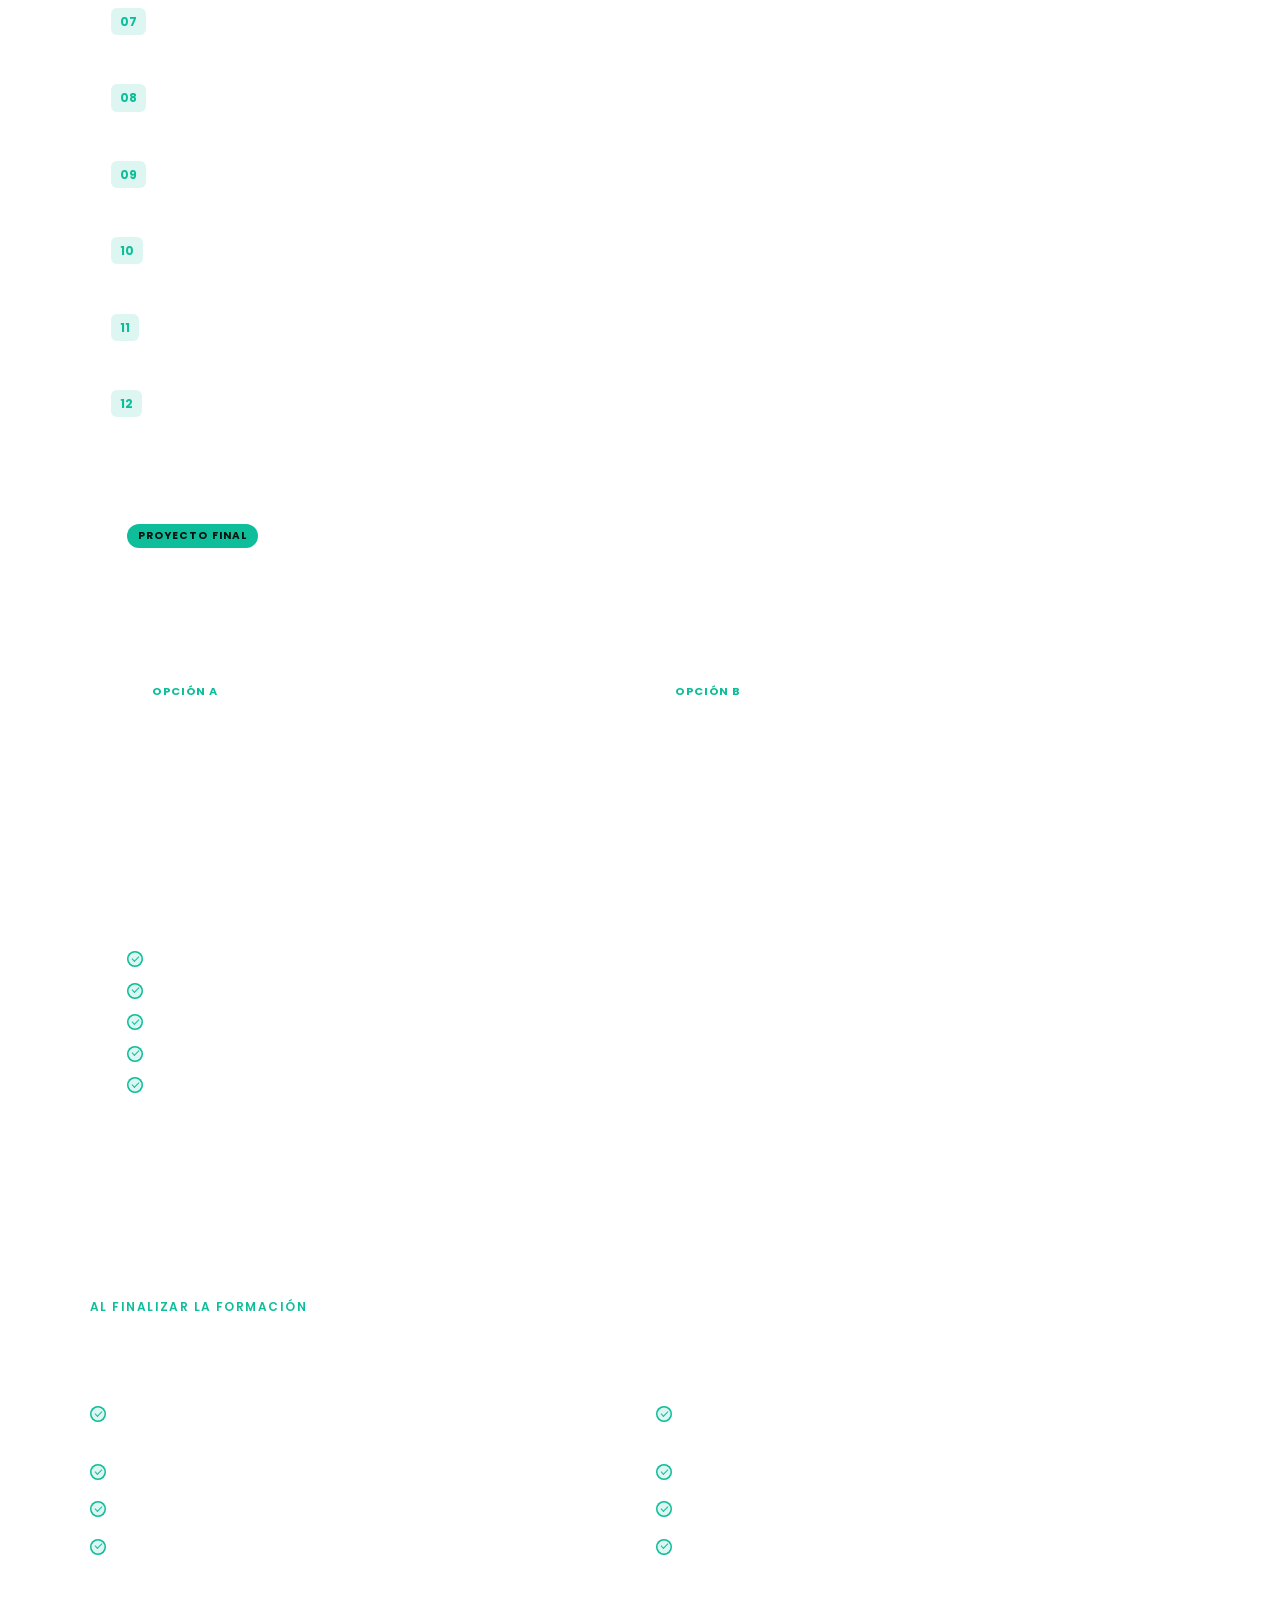
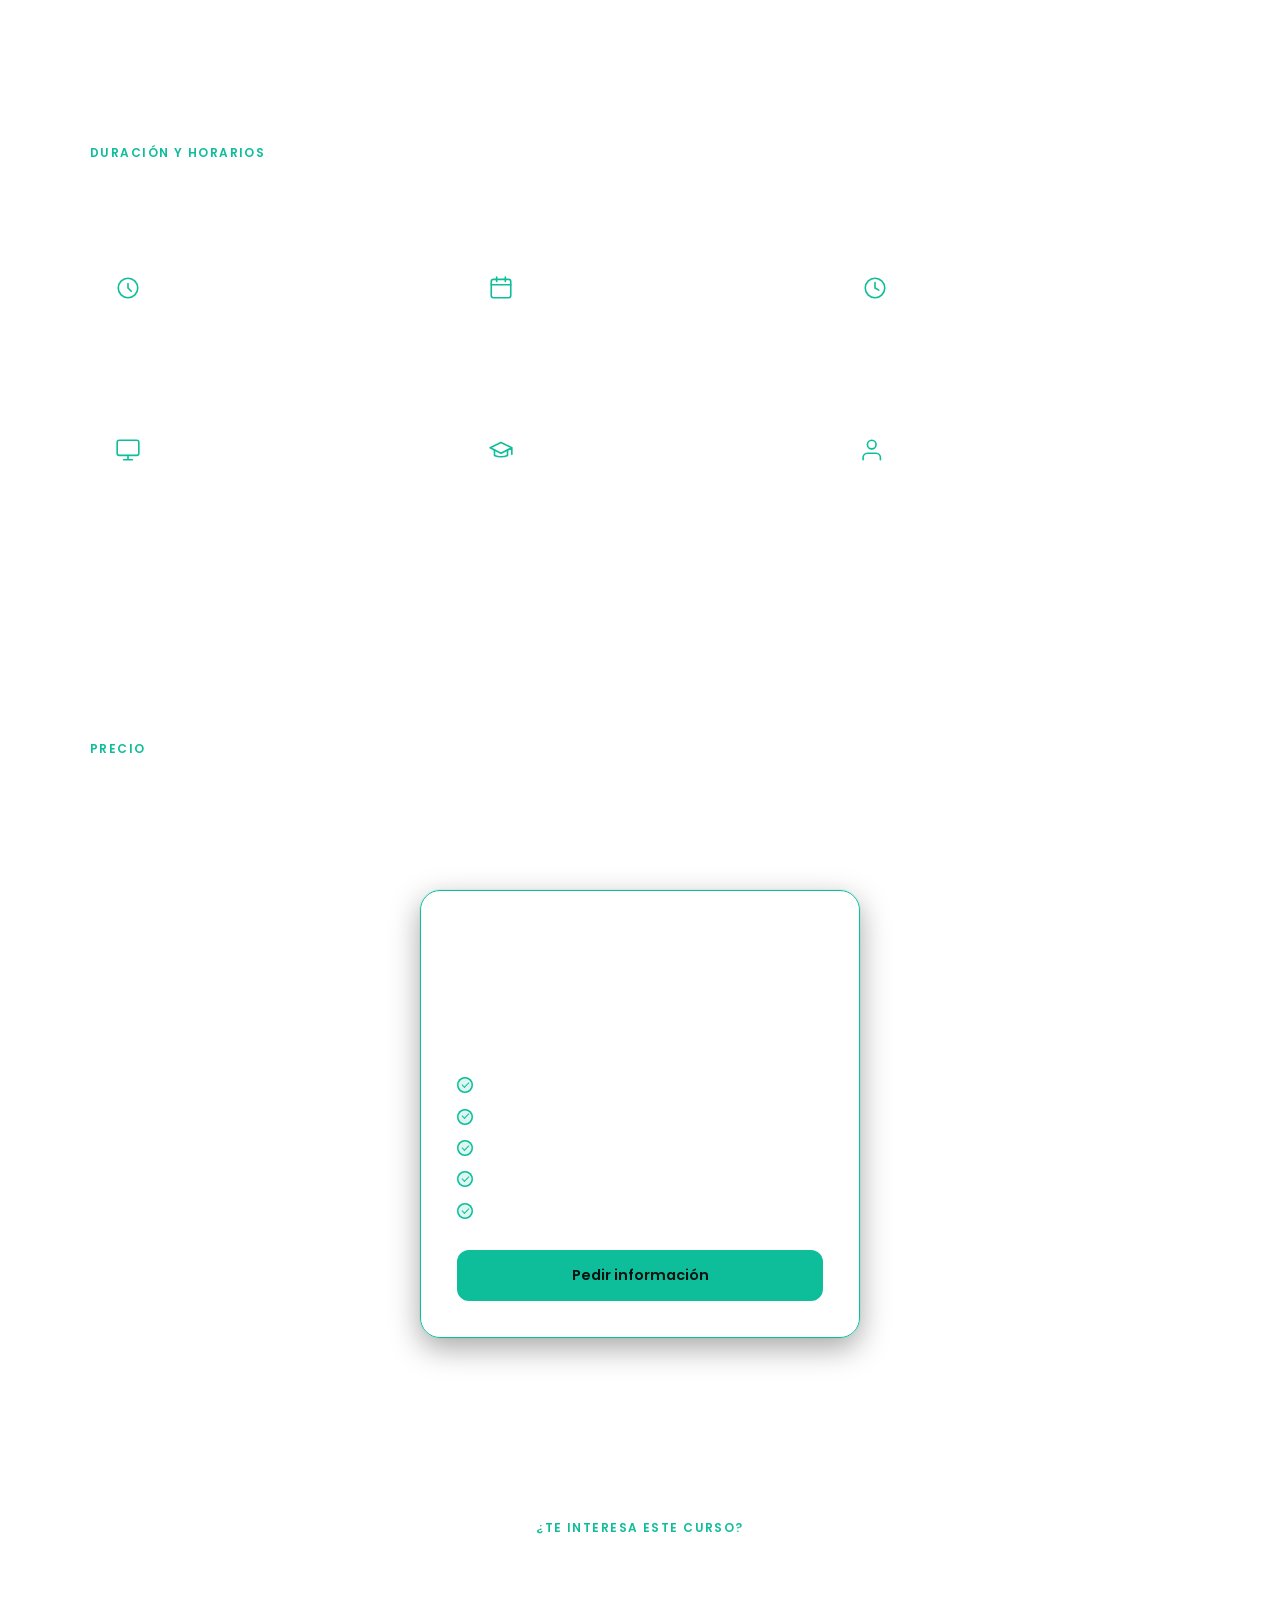
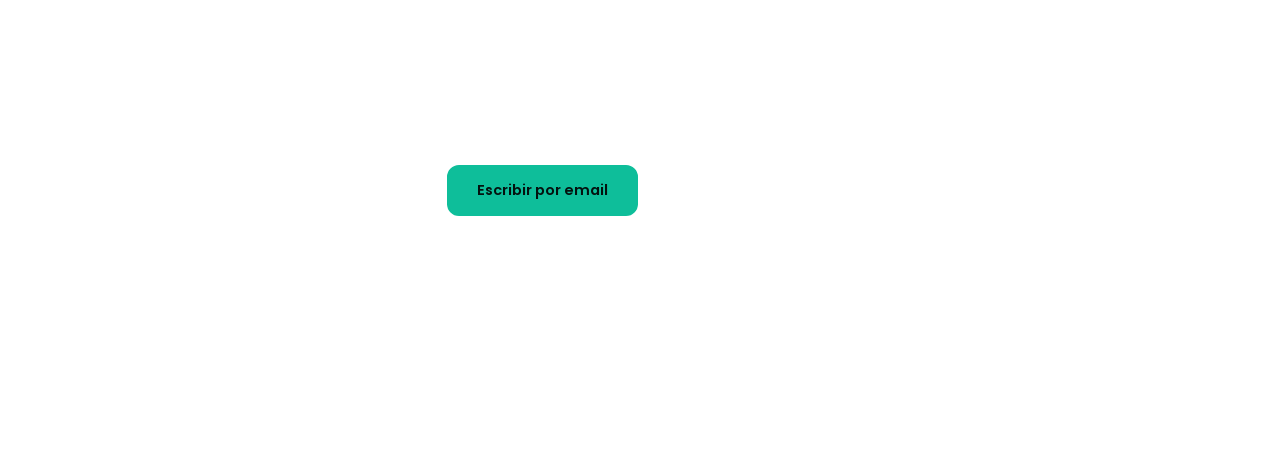
<file: sql/index.html>
<!DOCTYPE html>
<html lang="es">
<head>
  <meta charset="UTF-8" />
  <meta name="viewport" content="width=device-width, initial-scale=1.0" />
  <title>SQL & Bases de datos · LIZ Data Academy</title>
  <meta name="description" content="Curso de SQL & Bases de datos de LIZ Data Academy: de cero a resolver preguntas de negocio con SQL y DuckDB." />
  <link rel="stylesheet" href="css/style.css" />
  <link rel="preconnect" href="https://fonts.googleapis.com" />
  <link rel="preconnect" href="https://fonts.gstatic.com" crossorigin />
  <link href="https://fonts.googleapis.com/css2?family=Poppins:wght@300;400;500;600;700&display=swap" rel="stylesheet" />
</head>
<body>

  <!-- NAV -->
  <header class="nav" id="navbar">
    <div class="nav__inner">
      <!-- TODO: ajusta esta ruta a la URL real de tu página principal -->
      <a href="../" class="nav__logo">
        <span class="nav__brand">LIZ<span>Data Academy</span></span>
      </a>
      <nav class="nav__links">
        <a href="#curso">El curso</a>
        <a href="#plan">Plan de estudios</a>
        <a href="#duracion">Duración</a>
        <a href="#precio">Precio</a>
        <a href="#contacto" class="nav__cta">Pedir información</a>
      </nav>
      <button class="nav__burger" id="burger" aria-label="Menú">
        <span></span><span></span><span></span>
      </button>
    </div>
    <div class="nav__mobile" id="mobileMenu">
      <a href="#curso">El curso</a>
      <a href="#plan">Plan de estudios</a>
      <a href="#duracion">Duración</a>
      <a href="#precio">Precio</a>
      <a href="#contacto">Pedir información</a>
    </div>
  </header>

  <!-- HERO -->
  <section class="hero" id="curso">
    <div class="hero__inner">
      <p class="breadcrumb"><a href="../">Cursos</a> <span>/</span> SQL & Bases de datos</p>
      <p class="hero__tag">Curso · Desde cero</p>
      <h1 class="hero__title">SQL & Bases de datos</h1>
      <p class="hero__sub">Aprende a pensar, estructurar y consultar datos con SQL: desde qué es una base de datos hasta resolver preguntas reales de negocio. Todo el curso se trabaja sobre <strong>DuckDB</strong>, una base de datos analítica ligera pensada para aprender haciendo.</p>

      <div class="hero__facts">
        <div class="fact">
          <svg viewBox="0 0 24 24" fill="none"><path d="M12 8v4l3 3" stroke="#0EBE9A" stroke-width="1.5" stroke-linecap="round"/><circle cx="12" cy="12" r="9" stroke="#0EBE9A" stroke-width="1.5"/></svg>
          <div><strong>8 semanas</strong><span>Duración total</span></div>
        </div>
        <div class="fact">
          <svg viewBox="0 0 24 24" fill="none"><path d="M22 10v6M2 10l10-5 10 5-10 5-10-5z" stroke="#0EBE9A" stroke-width="1.5" stroke-linecap="round" stroke-linejoin="round"/><path d="M6 12v5c3.33 1.67 8.67 1.67 12 0v-5" stroke="#0EBE9A" stroke-width="1.5" stroke-linecap="round" stroke-linejoin="round"/></svg>
          <div><strong>Sin experiencia previa</strong><span>Nivel de entrada</span></div>
        </div>
        <div class="fact">
          <svg viewBox="0 0 24 24" fill="none"><rect x="2" y="3" width="20" height="14" rx="2" stroke="#0EBE9A" stroke-width="1.5"/><path d="M8 21h8M12 17v4" stroke="#0EBE9A" stroke-width="1.5" stroke-linecap="round"/></svg>
          <div><strong>Online en directo</strong><span>Modalidad</span></div>
        </div>
        <div class="fact">
          <svg viewBox="0 0 24 24" fill="none"><ellipse cx="12" cy="5" rx="9" ry="3" stroke="#0EBE9A" stroke-width="1.5"/><path d="M21 12c0 1.66-4.03 3-9 3S3 13.66 3 12" stroke="#0EBE9A" stroke-width="1.5"/><path d="M3 5v14c0 1.66 4.03 3 9 3s9-1.34 9-3V5" stroke="#0EBE9A" stroke-width="1.5"/></svg>
          <div><strong>DuckDB</strong><span>Motor de base de datos</span></div>
        </div>
      </div>

      <div class="hero__actions">
        <a href="#contacto" class="btn btn--primary">Pedir información</a>
        <a href="#plan" class="btn btn--ghost">Ver plan de estudios</a>
      </div>
    </div>
  </section>

  <!-- DE QUÉ VA -->
  <section class="bloque">
    <div class="bloque__inner bloque__inner--split">
      <div>
        <p class="section-tag">¿De qué va este curso?</p>
        <h2>De no saber qué es una base de datos a resolver preguntas de negocio con SQL</h2>
        <p class="bloque__text">Este curso está pensado para construir una base sólida: primero entenderás qué son los datos y cómo se organizan, después aprenderás a diseñar y crear estructuras, y por último dominarás SQL para consultar, cruzar y analizar información real.</p>
        <p class="bloque__text">Trabajarás siempre con <strong>DuckDB</strong>, un motor de base de datos analítico, ligero y que corre en local sin necesidad de instalar servidores. Es la forma más directa de practicar SQL de verdad desde la primera clase, con datasets que simulan escenarios de negocio reales (ventas, clientes, productos).</p>
      </div>
      <div class="callout-card">
        <svg viewBox="0 0 24 24" fill="none"><ellipse cx="12" cy="5" rx="9" ry="3" stroke="#0EBE9A" stroke-width="1.5"/><path d="M21 12c0 1.66-4.03 3-9 3S3 13.66 3 12" stroke="#0EBE9A" stroke-width="1.5"/><path d="M3 5v14c0 1.66 4.03 3 9 3s9-1.34 9-3V5" stroke="#0EBE9A" stroke-width="1.5"/></svg>
        <h3>¿Por qué DuckDB?</h3>
        <ul>
          <li>No necesitas instalar ni configurar un servidor de base de datos.</li>
          <li>Sintaxis SQL estándar, muy similar a la de motores como PostgreSQL.</li>
          <li>Pensado para análisis de datos: rápido incluso con archivos grandes.</li>
          <li>Lo que aprendas se transfiere directamente a otros motores del mercado.</li>
        </ul>
      </div>
    </div>
  </section>

  <!-- A QUIÉN VA DIRIGIDO -->
  <section class="bloque bloque--alt">
    <div class="bloque__inner">
      <p class="section-tag">¿A quién va dirigido?</p>
      <h2>Un curso pensado para empezar desde cero</h2>
      <div class="perfiles__grid">
        <div class="perfil-card">
          <svg viewBox="0 0 24 24" fill="none"><circle cx="12" cy="8" r="4" stroke="#0EBE9A" stroke-width="1.5"/><path d="M4 20c0-4 4-6 8-6s8 2 8 6" stroke="#0EBE9A" stroke-width="1.5" stroke-linecap="round"/></svg>
          <h3>Quien empieza de cero en datos</h3>
          <p>No necesitas experiencia previa ni conocimientos de programación. Empezamos desde el concepto más básico.</p>
        </div>
        <div class="perfil-card">
          <svg viewBox="0 0 24 24" fill="none"><polyline points="22 12 18 12 15 21 9 3 6 12 2 12" stroke="#0EBE9A" stroke-width="1.5" stroke-linecap="round" stroke-linejoin="round"/></svg>
          <h3>Analistas que quieren consolidar SQL</h3>
          <p>Si ya trabajas con datos pero quieres afianzar fundamentos, joins, subconsultas y funciones de ventana.</p>
        </div>
        <div class="perfil-card">
          <svg viewBox="0 0 24 24" fill="none"><path d="M12 2c2.5 2 4 5 4 8a4 4 0 0 1-8 0c0-3 1.5-6 4-8z" stroke="#0EBE9A" stroke-width="1.5" stroke-linecap="round" stroke-linejoin="round"/><path d="M9.5 18h5M10 21h4" stroke="#0EBE9A" stroke-width="1.5" stroke-linecap="round"/></svg>
          <h3>Emprendedores y gestores</h3>
          <p>Para quienes quieren consultar directamente los datos de su negocio sin depender de un técnico.</p>
        </div>
        <div class="perfil-card">
          <svg viewBox="0 0 24 24" fill="none"><path d="M16 18l6-6-6-6M8 6l-6 6 6 6" stroke="#0EBE9A" stroke-width="1.5" stroke-linecap="round" stroke-linejoin="round"/></svg>
          <h3>Perfiles técnicos y de producto</h3>
          <p>Marketing, product, backend o soporte que necesitan SQL como herramienta del día a día.</p>
        </div>
      </div>
    </div>
  </section>

  <!-- OBJETIVOS -->
  <section class="bloque">
    <div class="bloque__inner">
      <p class="section-tag">Objetivos de aprendizaje</p>
      <h2>Qué vas a aprender a lo largo del curso</h2>
      <div class="objetivos__grid">
        <div class="objetivo">
          <span class="objetivo__num">01</span>
          <p>Comprender los conceptos fundamentales de las bases de datos y para qué sirven en un entorno de negocio.</p>
        </div>
        <div class="objetivo">
          <span class="objetivo__num">02</span>
          <p>Diseñar modelos de datos: entidad-relación, modelo relacional, estrella y copo de nieve.</p>
        </div>
        <div class="objetivo">
          <span class="objetivo__num">03</span>
          <p>Crear y gestionar estructuras de datos: tablas, restricciones y relaciones entre ellas.</p>
        </div>
        <div class="objetivo">
          <span class="objetivo__num">04</span>
          <p>Escribir consultas SQL desde lo más básico hasta lo avanzado: joins, subconsultas, CTEs y funciones de ventana.</p>
        </div>
        <div class="objetivo">
          <span class="objetivo__num">05</span>
          <p>Explorar y documentar cualquier base de datos utilizando el catálogo del sistema.</p>
        </div>
        <div class="objetivo">
          <span class="objetivo__num">06</span>
          <p>Aplicar SQL a preguntas reales de negocio: ventas, clientes, productos, KPIs y tendencias.</p>
        </div>
      </div>
    </div>
  </section>

  <!-- PLAN DE ESTUDIOS -->
  <section class="bloque bloque--alt" id="plan">
    <div class="bloque__inner">
      <p class="section-tag">Plan de estudios</p>
      <h2>12 módulos + proyecto final</h2>
      <p class="bloque__text bloque__text--intro">La progresión es siempre la misma: primero entender los datos, después estructurarlos, luego consultarlos y, por último, usarlos para resolver problemas reales de negocio.</p>

      <div class="modulos">

        <details class="modulo">
          <summary><span class="modulo__index">01</span><span class="modulo__title">Introducción al mundo de los datos</span></summary>
          <ul>
            <li>¿Qué son los datos?</li>
            <li>¿Qué es una base de datos?</li>
            <li>¿Qué es SQL?</li>
            <li>Casos de uso en negocio</li>
            <li>Bases de datos relacionales vs Data Lake</li>
            <li>Arquitectura de datos a alto nivel</li>
          </ul>
        </details>

        <details class="modulo">
          <summary><span class="modulo__index">02</span><span class="modulo__title">Fundamentos de bases de datos</span></summary>
          <ul>
            <li>Tabla, fila, columna y registro</li>
            <li>Tipos de datos</li>
            <li>Clave primaria</li>
            <li>Clave foránea</li>
            <li>Relaciones entre tablas</li>
            <li>Integridad referencial</li>
            <li>Tabla vs vista</li>
            <li>Esquemas y organización de una base de datos</li>
          </ul>
        </details>

        <details class="modulo">
          <summary><span class="modulo__index">03</span><span class="modulo__title">Modelado de datos</span></summary>
          <ul>
            <li>Modelo entidad-relación</li>
            <li>Modelo relacional</li>
            <li>Modelo en estrella</li>
            <li>Modelo copo de nieve</li>
            <li>Interpretación de diagramas de datos</li>
            <li>Buenas prácticas de modelado</li>
          </ul>
        </details>

        <details class="modulo">
          <summary><span class="modulo__index">04</span><span class="modulo__title">Creación y gestión de estructuras</span></summary>
          <ul>
            <li>CREATE TABLE</li>
            <li>Tipos de datos</li>
            <li>Restricciones (PRIMARY KEY, NOT NULL, UNIQUE, DEFAULT)</li>
            <li>ALTER TABLE</li>
            <li>DROP TABLE</li>
            <li>Buenas prácticas en el diseño de tablas</li>
          </ul>
        </details>

        <details class="modulo">
          <summary><span class="modulo__index">05</span><span class="modulo__title">Manipulación de datos</span></summary>
          <ul>
            <li>INSERT</li>
            <li>Inserciones múltiples</li>
            <li>UPDATE</li>
            <li>DELETE</li>
            <li>Importancia de las transacciones (introducción)</li>
            <li>Buenas prácticas antes de modificar datos</li>
          </ul>
        </details>

        <details class="modulo">
          <summary><span class="modulo__index">06</span><span class="modulo__title">Consultas básicas</span></summary>
          <ul>
            <li>SELECT</li>
            <li>Alias</li>
            <li>WHERE</li>
            <li>DISTINCT</li>
            <li>ORDER BY</li>
            <li>LIMIT</li>
            <li>Operadores de comparación</li>
          </ul>
        </details>

        <details class="modulo">
          <summary><span class="modulo__index">07</span><span class="modulo__title">Filtrado y funciones</span></summary>
          <ul>
            <li>AND, OR, NOT</li>
            <li>IN</li>
            <li>BETWEEN</li>
            <li>LIKE</li>
            <li>IS NULL</li>
            <li>Funciones de texto</li>
            <li>Funciones numéricas</li>
            <li>Funciones de fecha</li>
            <li>Variables y funciones del sistema (CURRENT_DATE, CURRENT_TIMESTAMP, etc.)</li>
          </ul>
        </details>

        <details class="modulo">
          <summary><span class="modulo__index">08</span><span class="modulo__title">Agregación de datos</span></summary>
          <ul>
            <li>COUNT</li>
            <li>SUM</li>
            <li>AVG</li>
            <li>MIN</li>
            <li>MAX</li>
            <li>GROUP BY</li>
            <li>HAVING</li>
          </ul>
        </details>

        <details class="modulo">
          <summary><span class="modulo__index">09</span><span class="modulo__title">Relaciones entre tablas</span></summary>
          <ul>
            <li>INNER JOIN</li>
            <li>LEFT JOIN</li>
            <li>RIGHT JOIN</li>
            <li>FULL OUTER JOIN</li>
            <li>Joins múltiples</li>
            <li>Interpretación de relaciones</li>
          </ul>
        </details>

        <details class="modulo">
          <summary><span class="modulo__index">10</span><span class="modulo__title">Consultas avanzadas</span></summary>
          <ul>
            <li>Subconsultas</li>
            <li>CTE (WITH)</li>
            <li>CASE</li>
            <li>UNION y UNION ALL</li>
            <li>Introducción a funciones de ventana (ROW_NUMBER, RANK, etc.)</li>
          </ul>
        </details>

        <details class="modulo">
          <summary><span class="modulo__index">11</span><span class="modulo__title">Exploración de la base de datos</span></summary>
          <ul>
            <li>information_schema</li>
            <li>Catálogo del sistema</li>
            <li>Descubrir tablas</li>
            <li>Descubrir columnas</li>
            <li>Tipos de datos</li>
            <li>Restricciones</li>
            <li>Consultas ejecutadas (si el motor lo permite)</li>
            <li>Documentación automática de una base de datos</li>
          </ul>
        </details>

        <details class="modulo">
          <summary><span class="modulo__index">12</span><span class="modulo__title">SQL aplicado al negocio</span></summary>
          <ul>
            <li>Resolución de preguntas de negocio</li>
            <li>KPIs</li>
            <li>Ventas</li>
            <li>Clientes</li>
            <li>Productos</li>
            <li>Tendencias</li>
            <li>Ejemplos de análisis habituales</li>
          </ul>
        </details>

      </div>

      <!-- PROYECTO FINAL -->
      <div class="proyecto">
        <div class="proyecto__head">
          <span class="proyecto__badge">Proyecto final</span>
          <h3>Un proyecto completo de principio a fin</h3>
          <p>Aplicarás todo lo aprendido en un proyecto real, en una de estas dos modalidades:</p>
        </div>
        <div class="proyecto__grid">
          <div class="proyecto-card">
            <span class="proyecto-card__tag">Opción A</span>
            <h4>Base de datos proporcionada</h4>
            <p>Recibes una base de datos completa (por ejemplo, de un e-commerce, una cadena de tiendas o una empresa SaaS). Debes explorarla, comprender su modelo de datos y resolver una serie de retos de negocio mediante SQL.</p>
          </div>
          <div class="proyecto-card">
            <span class="proyecto-card__tag">Opción B</span>
            <h4>Base de datos construida por ti</h4>
            <p>Diseñas un pequeño modelo de datos a partir de un escenario propuesto o de un conjunto de datos propio: creas las tablas, defines las relaciones, cargas la información y desarrollas las consultas necesarias.</p>
          </div>
        </div>
        <div class="proyecto__entrega">
          <h4>¿Qué entregas al finalizar?</h4>
          <ul class="check-list">
            <li>El modelo de datos.</li>
            <li>El script de creación de tablas.</li>
            <li>El script de carga de datos.</li>
            <li>Un conjunto de consultas SQL documentadas.</li>
            <li>Un breve informe con las conclusiones obtenidas.</li>
          </ul>
        </div>
      </div>

    </div>
  </section>

  <!-- QUÉ SABRÁS AL FINALIZAR -->
  <section class="bloque">
    <div class="bloque__inner">
      <p class="section-tag">Al finalizar la formación</p>
      <h2>Esto es lo que sabrás hacer</h2>
      <ul class="check-list check-list--grid">
        <li>Diseñar y crear un modelo de datos relacional desde cero.</li>
        <li>Escribir consultas SQL desde básicas hasta avanzadas (joins, subconsultas, CTEs, funciones de ventana).</li>
        <li>Explorar y documentar cualquier base de datos con information_schema.</li>
        <li>Resolver preguntas de negocio reales: ventas, clientes, productos y KPIs.</li>
        <li>Trabajar con DuckDB como motor analítico de referencia.</li>
        <li>Aplicar buenas prácticas de modelado, creación y manipulación de datos.</li>
        <li>Entender y transferir estos conocimientos a otros motores SQL del mercado.</li>
        <li>Tener un proyecto completo y documentado para tu portfolio.</li>
      </ul>
    </div>
  </section>

  <!-- DURACIÓN Y HORARIOS -->
  <section class="bloque bloque--alt" id="duracion">
    <div class="bloque__inner">
      <p class="section-tag">Duración y horarios</p>
      <h2>Cómo se organiza el curso</h2>
      <!-- TODO: ajusta duración, nº de clases y horario real a tu planificación -->
      <div class="info-grid">
        <div class="info-card">
          <svg viewBox="0 0 24 24" fill="none"><path d="M12 8v4l3 3" stroke="#0EBE9A" stroke-width="1.5" stroke-linecap="round"/><circle cx="12" cy="12" r="9" stroke="#0EBE9A" stroke-width="1.5"/></svg>
          <h3>Duración total</h3>
          <p>8 semanas · 12 módulos + proyecto final</p>
        </div>
        <div class="info-card">
          <svg viewBox="0 0 24 24" fill="none"><rect x="3" y="4" width="18" height="17" rx="2" stroke="#0EBE9A" stroke-width="1.5"/><path d="M3 9h18M8 2v4M16 2v4" stroke="#0EBE9A" stroke-width="1.5" stroke-linecap="round"/></svg>
          <h3>Frecuencia</h3>
          <p>2 clases en directo por semana</p>
        </div>
        <div class="info-card">
          <svg viewBox="0 0 24 24" fill="none"><circle cx="12" cy="12" r="9" stroke="#0EBE9A" stroke-width="1.5"/><path d="M12 7v5l3.5 2" stroke="#0EBE9A" stroke-width="1.5" stroke-linecap="round"/></svg>
          <h3>Duración por clase</h3>
          <p>2 horas en directo + trabajo autónomo</p>
        </div>
        <div class="info-card">
          <svg viewBox="0 0 24 24" fill="none"><rect x="2" y="3" width="20" height="14" rx="2" stroke="#0EBE9A" stroke-width="1.5"/><path d="M8 21h8M12 17v4" stroke="#0EBE9A" stroke-width="1.5" stroke-linecap="round"/></svg>
          <h3>Modalidad</h3>
          <p>Online en directo, con clases grabadas disponibles</p>
        </div>
        <div class="info-card">
          <svg viewBox="0 0 24 24" fill="none"><path d="M22 10v6M2 10l10-5 10 5-10 5-10-5z" stroke="#0EBE9A" stroke-width="1.5" stroke-linecap="round" stroke-linejoin="round"/><path d="M6 12v5c3.33 1.67 8.67 1.67 12 0v-5" stroke="#0EBE9A" stroke-width="1.5" stroke-linecap="round" stroke-linejoin="round"/></svg>
          <h3>Nivel de entrada</h3>
          <p>Ninguno. Se parte de cero</p>
        </div>
        <div class="info-card">
          <svg viewBox="0 0 24 24" fill="none"><path d="M17 21v-2a4 4 0 0 0-4-4H5a4 4 0 0 0-4 4v2" stroke="#0EBE9A" stroke-width="1.5" stroke-linecap="round" stroke-linejoin="round"/><circle cx="9" cy="7" r="4" stroke="#0EBE9A" stroke-width="1.5"/></svg>
          <h3>Grupo</h3>
          <p>Plazas limitadas para un seguimiento cercano</p>
        </div>
      </div>
    </div>
  </section>

  <!-- PRECIO -->
  <section class="bloque" id="precio">
    <div class="bloque__inner">
      <p class="section-tag">Precio</p>
      <h2>Invierte en una habilidad que no pasa de moda</h2>
      <div class="pricing">
        <div class="pricing-card">
          <span class="pricing-card__label">SQL & Bases de datos</span>
          <!-- TODO: sustituye el precio y las condiciones por las definitivas -->
          <div class="pricing-card__price"><span>XXX €</span><small>pago único</small></div>
          <p class="pricing-card__note">También disponible en 2 plazos sin coste adicional.</p>
          <ul class="check-list">
            <li>12 módulos + proyecto final guiado</li>
            <li>Clases en directo y grabadas</li>
            <li>Acceso a materiales y ejercicios</li>
            <li>Corrección y feedback del proyecto final</li>
            <li>Certificado de finalización</li>
          </ul>
          <a href="#contacto" class="btn btn--primary btn--full">Pedir información</a>
        </div>
      </div>
    </div>
  </section>

  <!-- CONTACTO -->
  <section class="contacto" id="contacto">
    <div class="contacto__inner">
      <p class="section-tag">¿Te interesa este curso?</p>
      <h2>Escríbenos y te contamos todo sin compromiso</h2>
      <p class="contacto__text">Cuéntanos tu situación actual y tus objetivos: te confirmamos temario, próximas fechas y precio detallado.</p>
      <div class="contacto__actions">
        <a href="mailto:lizard.data.academy@gmail.com?subject=Información%20curso%20SQL%20%26%20Bases%20de%20datos" class="btn btn--primary">Escribir por email</a>
        <a href="tel:+34682681088" class="btn btn--ghost">+34 682 681 088</a>
      </div>
      <!-- TODO: ajusta este enlace a la sección de contacto de tu página principal -->
      <a href="../#contacto" class="volver">← Volver a LIZ Data Academy</a>
    </div>
  </section>

  <!-- FOOTER -->
  <footer class="footer">
    <p>© 2025 LIZ Data Academy · Todos los derechos reservados</p>
  </footer>

  <script src="js/main.js"></script>
</body>
</html>
</file>
<file: css/style.css>
/* ===========================
   LIZ DATA ACADEMY
   style.css
   =========================== */

/* --- TOKENS --- */
:root {
  --brand:      #0EBE9A;
  --brand-dark: #0A8F75;
  --brand-soft: #E8FAF7;
  --black:      #111111;
  --gray-900:   #1a1a1a;
  --gray-700:   #3a3a3a;
  --gray-500:   #666666;
  --gray-200:   #e8e8e8;
  --gray-100:   #f5f5f5;
  --white:      #ffffff;

  --font:       'Poppins', sans-serif;
  --radius:     12px;
  --radius-lg:  20px;
  --shadow-sm:  0 2px 8px rgba(0,0,0,.06);
  --shadow-md:  0 6px 24px rgba(0,0,0,.08);
  --shadow-lg:  0 16px 48px rgba(0,0,0,.10);
  --transition: .25s cubic-bezier(.4,0,.2,1);
}

/* --- RESET --- */
*, *::before, *::after { box-sizing: border-box; margin: 0; padding: 0; }
html { scroll-behavior: smooth; }
body {
  font-family: var(--font);
  color: var(--black);
  background: linear-gradient(160deg, #f0fdf9 0%, #f8fafc 45%, #eff6ff 100%);
  background-attachment: fixed;
  line-height: 1.6;
  overflow-x: hidden;
}
a { color: inherit; text-decoration: none; }
img, svg { display: block; }
ul { list-style: none; }
button { cursor: pointer; border: none; background: none; font-family: inherit; }
input, select, textarea {
  font-family: inherit;
  font-size: 1rem;
  outline: none;
  border: none;
}

/* --- UTILS --- */
.section-tag {
  display: inline-block;
  font-size: .75rem;
  font-weight: 600;
  letter-spacing: .12em;
  text-transform: uppercase;
  color: var(--brand);
  margin-bottom: .75rem;
}
.section-tag--light { color: var(--brand); }

/* --- BUTTONS --- */
.btn {
  display: inline-flex;
  align-items: center;
  justify-content: center;
  gap: .5rem;
  padding: .75rem 1.75rem;
  border-radius: var(--radius);
  font-size: .9rem;
  font-weight: 600;
  transition: var(--transition);
  cursor: pointer;
  white-space: nowrap;
}
.btn--primary {
  background: var(--brand);
  color: var(--white);
  border: 2px solid var(--brand);
}
.btn--primary:hover {
  background: var(--brand-dark);
  border-color: var(--brand-dark);
  transform: translateY(-1px);
  box-shadow: 0 8px 24px rgba(14,190,154,.3);
}
.btn--ghost {
  background: transparent;
  color: var(--black);
  border: 2px solid var(--gray-200);
}
.btn--ghost:hover {
  border-color: var(--brand);
  color: var(--brand);
}
.btn--small {
  padding: .45rem 1rem;
  font-size: .8rem;
  border-radius: 8px;
  background: var(--brand-soft);
  color: var(--brand);
  border: 1.5px solid transparent;
}
.btn--small:hover {
  background: var(--brand);
  color: var(--white);
}
.btn--small-outline {
  padding: .45rem 1rem;
  font-size: .8rem;
  border-radius: 8px;
  background: transparent;
  color: var(--gray-700);
  border: 1.5px solid var(--gray-200);
}
.btn--small-outline:hover {
  border-color: var(--brand);
  color: var(--brand);
}
.btn--full { width: 100%; }

/* ===========================
   NAV
   =========================== */
.nav {
  position: fixed;
  top: 0; left: 0; right: 0;
  z-index: 100;
  background: rgba(240,253,249,.92);
  backdrop-filter: blur(12px);
  border-bottom: 1px solid transparent;
  transition: border-color var(--transition), box-shadow var(--transition);
}
.nav.scrolled {
  border-color: var(--gray-200);
  box-shadow: var(--shadow-sm);
}
.nav__inner {
  max-width: 1200px;
  margin: 0 auto;
  padding: 1rem 2rem;
  display: flex;
  align-items: center;
  justify-content: space-between;
  gap: 2rem;
}
.nav__logo {
  display: flex;
  align-items: center;
  gap: .75rem;
}
.nav__logo-icon { width: 38px; height: 38px; flex-shrink: 0; object-fit: contain; }

.nav__brand {
  font-size: .9rem;
  font-weight: 700;
  letter-spacing: .04em;
  line-height: 1.2;
  color: var(--black);
}
.nav__brand span {
  display: block;
  font-size: .6rem;
  font-weight: 500;
  letter-spacing: .12em;
  text-transform: uppercase;
  color: var(--brand);
}
.nav__brand--light { color: var(--white); }
.nav__brand--light span { color: var(--brand); }

.nav__links {
  display: flex;
  align-items: center;
  gap: 2rem;
}
.nav__links a {
  font-size: .85rem;
  font-weight: 500;
  color: var(--gray-700);
  transition: color var(--transition);
}
.nav__links a:hover { color: var(--brand); }
.nav__cta {
  background: var(--brand) !important;
  color: var(--white) !important;
  padding: .5rem 1.25rem;
  border-radius: var(--radius);
  font-weight: 600 !important;
}
.nav__cta:hover { background: var(--brand-dark) !important; }

/* --- Dropdowns: Cursos / Programas --- */
.nav__dropdown {
  position: relative;
}
.nav__dropdown-toggle {
  display: flex;
  align-items: center;
  gap: .3rem;
  font-size: .85rem;
  font-weight: 500;
  color: var(--gray-700);
  padding: 0;
  transition: color var(--transition);
}
.nav__dropdown-toggle:hover { color: var(--brand); }
.nav__dropdown-arrow {
  width: 14px;
  height: 14px;
  transition: transform var(--transition);
}
.nav__dropdown.open .nav__dropdown-arrow { transform: rotate(180deg); }

.nav__dropdown-menu {
  display: none;
  position: absolute;
  top: calc(100% + .9rem);
  left: 50%;
  transform: translateX(-50%);
  width: max-content;
  min-width: 220px;
  background: var(--white);
  border: 1px solid var(--gray-200);
  border-radius: var(--radius);
  box-shadow: var(--shadow-md);
  padding: .5rem;
  flex-direction: column;
  gap: .35rem;
  z-index: 50;
}
.nav__dropdown.open .nav__dropdown-menu { display: flex; }
.nav__dropdown-menu a {
  padding: .6rem .9rem;
  border-radius: 8px;
  font-size: .85rem;
  font-weight: 500;
  color: var(--gray-700);
  white-space: nowrap;
  border: 1.5px solid var(--gray-200);
  transition: var(--transition);
}
.nav__dropdown-menu a:hover {
  background: var(--brand-soft);
  color: var(--brand-dark);
  border-color: var(--brand);
}

.nav__burger {
  display: none;
  flex-direction: column;
  gap: 5px;
  padding: 4px;
}
.nav__burger span {
  display: block;
  width: 22px;
  height: 2px;
  background: var(--black);
  border-radius: 2px;
  transition: var(--transition);
}
.nav__mobile {
  display: none;
  flex-direction: column;
  padding: 1rem 2rem 1.5rem;
  gap: .25rem;
  border-top: 1px solid var(--gray-200);
}
.nav__mobile a {
  padding: .6rem 0;
  font-size: .9rem;
  font-weight: 500;
  color: var(--gray-700);
  border-bottom: 1px solid var(--gray-100);
}
.nav__mobile.open { display: flex; }

/* Mobile dropdown: no absolute positioning, expands inline */
.nav__dropdown--mobile .nav__dropdown-toggle {
  width: 100%;
  justify-content: space-between;
  padding: .6rem 0;
  border-bottom: 1px solid var(--gray-100);
}
.nav__dropdown--mobile .nav__dropdown-menu {
  position: static;
  transform: none;
  box-shadow: none;
  border: none;
  width: 100%;
  min-width: 0;
  padding: 0 0 0 1rem;
  margin-top: .25rem;
}
.nav__dropdown--mobile .nav__dropdown-menu a {
  white-space: normal;
}

/* ===========================
   HERO
   =========================== */
.hero {
  min-height: 100vh;
  padding: 8rem 2rem 5rem;
  max-width: 1200px;
  margin: 0 auto;
  display: grid;
  grid-template-columns: 1fr 1fr;
  gap: 4rem;
  align-items: center;
}
.hero__tag {
  font-size: .75rem;
  font-weight: 600;
  letter-spacing: .14em;
  text-transform: uppercase;
  color: var(--brand);
  margin-bottom: 1rem;
}
.hero__title {
  font-size: clamp(2.5rem, 5vw, 4rem);
  font-weight: 700;
  line-height: 1.1;
  letter-spacing: -.02em;
  margin-bottom: 1.25rem;
  color: var(--black);
}
.hero__title span { color: var(--brand); }
.hero__sub {
  font-size: 1.05rem;
  color: var(--gray-500);
  max-width: 480px;
  line-height: 1.7;
  margin-bottom: 2.5rem;
}
.hero__actions { display: flex; gap: 1rem; flex-wrap: wrap; }

/* Hero visual */
.hero__visual {
  position: relative;
  display: flex;
  align-items: center;
  justify-content: center;
}
.hero__blob {
  position: absolute;
  width: 420px;
  height: 420px;
  border-radius: 50%;
  background: radial-gradient(circle, rgba(14,190,154,.15) 0%, rgba(56,132,255,.06) 60%, transparent 80%);
  pointer-events: none;
}
.hero__mascot {
  width: 300px;
  height: 300px;
  animation: float 4s ease-in-out infinite;
  position: relative;
  z-index: 1;
}
.hero__mascot img {
  width: 100%;
  height: 100%;
  object-fit: contain;
  filter: drop-shadow(0 16px 40px rgba(14,190,154,.25));
}
@keyframes float {
  0%, 100% { transform: translateY(0); }
  50% { transform: translateY(-12px); }
}

/* Floating cards */
.hero__card {
  position: absolute;
  display: flex;
  align-items: center;
  gap: .6rem;
  background: rgba(255,255,255,.85);
  backdrop-filter: blur(8px);
  border: 1.5px solid rgba(14,190,154,.2);
  border-radius: var(--radius);
  padding: .6rem 1rem;
  font-size: .78rem;
  font-weight: 600;
  color: var(--gray-700);
  box-shadow: var(--shadow-md);
  white-space: nowrap;
  animation: float 4s ease-in-out infinite;
}
.hero__card svg { width: 20px; height: 20px; flex-shrink: 0; }
.hero__card--1 { top: 12%; left: -10%; animation-delay: .5s; }
.hero__card--2 { bottom: 20%; right: -8%; animation-delay: 1s; }
.hero__card--3 { bottom: 4%; left: 4%; animation-delay: 1.5s; }

/* ===========================
   STATS
   =========================== */
.stats {
  background: linear-gradient(90deg, #0EBE9A 0%, #0a9a7d 50%, #0d7fcc 100%);
  border-top: none;
  border-bottom: none;
}
.stats__inner {
  max-width: 1200px;
  margin: 0 auto;
  padding: 3rem 2rem;
  display: flex;
  align-items: center;
  justify-content: space-around;
  gap: 2rem;
  flex-wrap: wrap;
}
.stats__item { text-align: center; }
.stats__item strong {
  display: block;
  font-size: 2.2rem;
  font-weight: 700;
  color: var(--white);
  letter-spacing: -.02em;
}
.stats__item span {
  font-size: .82rem;
  color: rgba(255,255,255,.75);
  font-weight: 500;
}
.stats__divider {
  width: 1px;
  height: 48px;
  background: rgba(255,255,255,.25);
}

/* ===========================
   SOBRE
   =========================== */
.sobre {
  padding: 7rem 2rem 4rem;
  background: linear-gradient(180deg, rgba(248,250,252,0) 0%, rgba(240,253,249,.6) 100%);
}
.sobre__inner {
  max-width: 1200px;
  margin: 0 auto;
  display: grid;
  grid-template-columns: 1fr 1fr;
  gap: 5rem;
  align-items: start;
}
.sobre__text h2 {
  font-size: clamp(1.8rem, 3vw, 2.5rem);
  font-weight: 700;
  line-height: 1.2;
  letter-spacing: -.02em;
  margin-bottom: 1.25rem;
}
.sobre__text p {
  font-size: .95rem;
  color: var(--gray-500);
  line-height: 1.8;
  margin-bottom: 2rem;
}
.sobre__values {
  display: flex;
  flex-wrap: wrap;
  gap: .6rem;
}
.sobre__values li {
  display: flex;
  align-items: center;
  gap: .4rem;
  font-size: .8rem;
  font-weight: 600;
  color: var(--gray-700);
  background: var(--brand-soft);
  border-radius: 100px;
  padding: .35rem .85rem;
}
.sobre__values li svg { width: 14px; height: 14px; }

.sobre__grid {
  display: grid;
  grid-template-columns: 1fr 1fr;
  gap: 1.25rem;
}
.sobre__feature {
  padding: 1.5rem;
  background: rgba(255,255,255,.7);
  backdrop-filter: blur(6px);
  border: 1.5px solid var(--gray-200);
  border-radius: var(--radius-lg);
  transition: var(--transition);
}
.sobre__feature:hover {
  border-color: var(--brand);
  box-shadow: var(--shadow-md);
  transform: translateY(-2px);
  background: rgba(255,255,255,.95);
}
.sobre__feature svg {
  width: 28px;
  height: 28px;
  margin-bottom: 1rem;
}
.sobre__feature h3 {
  font-size: .9rem;
  font-weight: 700;
  margin-bottom: .4rem;
}
.sobre__feature p {
  font-size: .8rem;
  color: var(--gray-500);
  line-height: 1.6;
}

/* ===========================
   CURSOS
   =========================== */
.cursos {
  padding: 3rem 2rem 7rem;
  border-top: none;
  background: linear-gradient(160deg, rgba(248,250,252,.8) 0%, rgba(237,253,247,.9) 100%);
  scroll-margin-top: 90px;
}
.cursos__inner {
  max-width: 1200px;
  margin: 0 auto;
}
.cursos__inner h2 {
  font-size: clamp(1.8rem, 3vw, 2.5rem);
  font-weight: 700;
  letter-spacing: -.02em;
  margin-bottom: 3rem;
}
.cursos__grid {
  display: grid;
  grid-template-columns: repeat(auto-fit, minmax(260px, 1fr));
  gap: 1.5rem;
}
.curso-card {
  position: relative;
  background: rgba(255,255,255,.8);
  backdrop-filter: blur(8px);
  border: 1.5px solid rgba(14,190,154,.15);
  border-radius: var(--radius-lg);
  padding: 1.75rem;
  transition: var(--transition);
  display: flex;
  flex-direction: column;
  gap: .75rem;
  scroll-margin-top: 90px;
}
.curso-card:hover {
  border-color: var(--brand);
  box-shadow: var(--shadow-lg);
  transform: translateY(-4px);
  background: rgba(255,255,255,.97);
}
.curso-card__badge {
  position: absolute;
  top: 1rem;
  right: 1rem;
  font-size: .65rem;
  font-weight: 700;
  text-transform: uppercase;
  letter-spacing: .08em;
  background: var(--brand);
  color: var(--white);
  padding: .2rem .6rem;
  border-radius: 100px;
}
.curso-card__badge--new { background: var(--black); }
.curso-card__icon {
  width: 44px;
  height: 44px;
  background: var(--brand-soft);
  border-radius: 10px;
  display: flex;
  align-items: center;
  justify-content: center;
}
.curso-card__icon svg { width: 22px; height: 22px; }
.curso-card h3 {
  font-size: .95rem;
  font-weight: 700;
  line-height: 1.3;
}
.curso-card p {
  font-size: .82rem;
  color: var(--gray-500);
  line-height: 1.6;
  flex: 1;
}
.curso-card__actions {
  display: flex;
  align-items: center;
  gap: .6rem;
  margin-top: .5rem;
  padding-top: 1rem;
  border-top: 1px solid var(--gray-100);
  flex-wrap: wrap;
}

/* ===========================
   CONTACTO
   =========================== */
.contacto {
  padding: 7rem 2rem;
  background: linear-gradient(135deg, #0a1628 0%, #0d2d4a 60%, #0f3d2e 100%);
  color: var(--white);
}
.contacto__inner {
  max-width: 1200px;
  margin: 0 auto;
  display: grid;
  grid-template-columns: 1fr 1.2fr;
  gap: 5rem;
  align-items: start;
}
.contacto__text h2 {
  font-size: clamp(1.8rem, 3vw, 2.5rem);
  font-weight: 700;
  line-height: 1.2;
  letter-spacing: -.02em;
  margin-bottom: 1rem;
  color: var(--white);
}
.contacto__text p {
  font-size: .95rem;
  color: rgba(255,255,255,.55);
  line-height: 1.8;
  margin-bottom: 2rem;
}
.contacto__info { display: flex; flex-direction: column; gap: .75rem; }
.contacto__info-item {
  display: flex;
  align-items: center;
  gap: .75rem;
  font-size: .85rem;
  color: rgba(255,255,255,.7);
}
.contacto__info-item svg { width: 18px; height: 18px; flex-shrink: 0; }

/* Form */
.contacto__form {
  background: var(--white);
  border-radius: var(--radius-lg);
  padding: 2.5rem;
  display: flex;
  flex-direction: column;
  gap: 1.25rem;
}
.form-group {
  display: flex;
  flex-direction: column;
  gap: .4rem;
}
.form-group label {
  font-size: .78rem;
  font-weight: 600;
  color: var(--gray-700);
  letter-spacing: .02em;
}
.form-group input,
.form-group select,
.form-group textarea {
  padding: .7rem 1rem;
  border: 1.5px solid var(--gray-200);
  border-radius: var(--radius);
  color: var(--black);
  background: var(--white);
  transition: border-color var(--transition);
  font-size: .88rem;
  width: 100%;
}
.form-group input:focus,
.form-group select:focus,
.form-group textarea:focus {
  border-color: var(--brand);
  box-shadow: 0 0 0 3px rgba(14,190,154,.12);
}
.form-group input.error,
.form-group select.error,
.form-group textarea.error {
  border-color: #e53e3e;
}
.form-group textarea { resize: vertical; min-height: 80px; }
select { appearance: none; cursor: pointer; }
.form__success {
  display: none;
  flex-direction: column;
  align-items: center;
  gap: .75rem;
  padding: 1.5rem;
  background: var(--brand-soft);
  border-radius: var(--radius);
  text-align: center;
  color: var(--brand-dark);
  font-weight: 600;
  font-size: .9rem;
}
.form__success svg { width: 36px; height: 36px; }
.form__success.visible { display: flex; }

/* ===========================
   FOOTER
   =========================== */
.footer {
  background: linear-gradient(135deg, #0a1628 0%, #0c2a1e 100%);
  color: rgba(255,255,255,.6);
  padding: 4rem 2rem 2rem;
}
.footer__inner {
  max-width: 1200px;
  margin: 0 auto;
  display: grid;
  grid-template-columns: 1.8fr 1fr 1fr;
  gap: 3rem;
  padding-bottom: 3rem;
  border-bottom: 1px solid rgba(255,255,255,.08);
}
.footer__brand p {
  font-size: .82rem;
  line-height: 1.7;
  margin-top: 1.25rem;
  max-width: 300px;
}
.footer__links {
  display: contents;
}
.footer__links > div h4 {
  font-size: .78rem;
  font-weight: 700;
  letter-spacing: .1em;
  text-transform: uppercase;
  color: var(--white);
  margin-bottom: 1rem;
}
.footer__links > div ul {
  display: flex;
  flex-direction: column;
  gap: .6rem;
}
.footer__links > div ul li a {
  font-size: .82rem;
  color: rgba(255,255,255,.5);
  transition: color var(--transition);
}
.footer__links > div ul li a:hover { color: var(--brand); }
.footer__bottom {
  max-width: 1200px;
  margin: 0 auto;
  padding-top: 1.5rem;
  display: flex;
  align-items: center;
  justify-content: space-between;
  gap: 1rem;
  flex-wrap: wrap;
}
.footer__bottom p { font-size: .78rem; }
.footer__legal { display: flex; gap: 1.5rem; }
.footer__legal a {
  font-size: .78rem;
  color: rgba(255,255,255,.4);
  transition: color var(--transition);
}
.footer__legal a:hover { color: var(--brand); }

/* ===========================
   ANIMATIONS
   =========================== */
.fade-in {
  opacity: 0;
  transform: translateY(20px);
  transition: opacity .6s ease, transform .6s ease;
}
.fade-in.visible {
  opacity: 1;
  transform: translateY(0);
}

/* ===========================
   RESPONSIVE
   =========================== */
@media (max-width: 1024px) {
  .hero { grid-template-columns: 1fr; padding-top: 7rem; text-align: center; }
  .hero__content { order: 1; }
  .hero__visual { order: 0; min-height: 320px; }
  .hero__actions { justify-content: center; }
  .hero__sub { margin: 0 auto 2.5rem; }
  .sobre__inner { grid-template-columns: 1fr; gap: 3rem; }
  .contacto__inner { grid-template-columns: 1fr; gap: 3rem; }
  .footer__inner { grid-template-columns: 1fr 1fr; }
  .footer__brand { grid-column: 1 / -1; }
}

@media (max-width: 768px) {
  .nav__links { display: none; }
  .nav__burger { display: flex; }
  .hero { padding: 6rem 1.5rem 4rem; gap: 2rem; }
  .hero__card--1, .hero__card--2, .hero__card--3 { display: none; }
  .hero__mascot { width: 180px; height: 180px; }
  .stats__divider { display: none; }
  .stats__inner { gap: 1.5rem; justify-content: center; }
  .sobre { padding: 5rem 1.5rem 3rem; }
  .sobre__grid { grid-template-columns: 1fr; }
  .cursos { padding: 2rem 1.5rem 5rem; }
  .contacto { padding: 5rem 1.5rem; }
  .contacto__form { padding: 1.75rem; }
  .footer { padding: 3rem 1.5rem 1.5rem; }
  .footer__inner { grid-template-columns: 1fr; gap: 2rem; }
  .footer__bottom { flex-direction: column; text-align: center; }
}

@media (max-width: 480px) {
  .hero__title { font-size: 2rem; }
  .btn { padding: .65rem 1.25rem; font-size: .85rem; }
  .cursos__grid { grid-template-columns: 1fr; }
}
</file>
<file: data-analyst/css/style.css>
/* ===========================
   LIZ Data Academy — Curso SQL
   style.css (tema oscuro)
   =========================== */

:root {
  --brand:      #0EBE9A;
  --brand-dark: #0A8F75;
  --brand-soft: rgba(14,190,154,.14);

  --bg-0:  #070f18;
  --bg-1:  #0a1420;
  --bg-2:  #0d1b2a;

  --white:     #ffffff;
  --text:      rgba(255,255,255,.92);
  --text-dim:  rgba(255,255,255,.62);
  --text-mute: rgba(255,255,255,.42);

  --card:        rgba(255,255,255,.04);
  --card-border: rgba(255,255,255,.10);

  --font:       'Poppins', sans-serif;
  --radius:     12px;
  --radius-lg:  20px;
  --shadow-md:  0 10px 30px rgba(0,0,0,.35);
  --transition: .25s cubic-bezier(.4,0,.2,1);
}

/* --- RESET --- */
*, *::before, *::after { box-sizing: border-box; margin: 0; padding: 0; }
html { scroll-behavior: smooth; }
body {
  font-family: var(--font);
  color: var(--text);
  background: linear-gradient(160deg, var(--bg-0) 0%, var(--bg-1) 45%, var(--bg-2) 100%);
  background-attachment: fixed;
  line-height: 1.6;
  overflow-x: hidden;
}
a { color: inherit; text-decoration: none; }
img, svg { display: block; }
ul { list-style: none; }
button { cursor: pointer; border: none; background: none; font-family: inherit; }
h1, h2, h3, h4 { color: var(--white); }

/* --- UTILS --- */
.section-tag {
  display: inline-block;
  font-size: .75rem;
  font-weight: 600;
  letter-spacing: .12em;
  text-transform: uppercase;
  color: var(--brand);
  margin-bottom: .75rem;
}

.btn {
  display: inline-flex;
  align-items: center;
  justify-content: center;
  gap: .5rem;
  padding: .75rem 1.75rem;
  border-radius: var(--radius);
  font-size: .9rem;
  font-weight: 600;
  transition: var(--transition);
  cursor: pointer;
  white-space: nowrap;
}
.btn--primary {
  background: var(--brand);
  color: #04120f;
  border: 2px solid var(--brand);
}
.btn--primary:hover {
  background: var(--brand-dark);
  border-color: var(--brand-dark);
  color: var(--white);
  transform: translateY(-1px);
  box-shadow: 0 8px 24px rgba(14,190,154,.25);
}
.btn--ghost {
  background: transparent;
  color: var(--white);
  border: 2px solid rgba(255,255,255,.18);
}
.btn--ghost:hover { border-color: var(--brand); color: var(--brand); }
.btn--full { width: 100%; }

/* ===========================
   NAV
   =========================== */
.nav {
  position: fixed;
  top: 0; left: 0; right: 0;
  z-index: 100;
  background: rgba(7,15,24,.75);
  backdrop-filter: blur(12px);
  border-bottom: 1px solid transparent;
  transition: border-color var(--transition), box-shadow var(--transition);
}
.nav.scrolled {
  border-color: rgba(255,255,255,.08);
  box-shadow: var(--shadow-md);
}
.nav__inner {
  max-width: 1200px;
  margin: 0 auto;
  padding: 1rem 2rem;
  display: flex;
  align-items: center;
  justify-content: space-between;
  gap: 2rem;
}
.nav__logo { display: flex; align-items: center; }
.nav__brand {
  font-size: .9rem;
  font-weight: 700;
  letter-spacing: .04em;
  line-height: 1.2;
  color: var(--white);
}
.nav__brand span {
  display: block;
  font-size: .6rem;
  font-weight: 500;
  letter-spacing: .12em;
  text-transform: uppercase;
  color: var(--brand);
}
.nav__links { display: flex; align-items: center; gap: 2rem; }
.nav__links a {
  font-size: .85rem;
  font-weight: 500;
  color: var(--text-dim);
  transition: color var(--transition);
}
.nav__links a:hover { color: var(--brand); }
.nav__cta {
  background: var(--brand) !important;
  color: #04120f !important;
  padding: .5rem 1.25rem;
  border-radius: var(--radius);
  font-weight: 600 !important;
}
.nav__cta:hover { background: var(--brand-dark) !important; color: var(--white) !important; }

.nav__burger { display: none; flex-direction: column; gap: 5px; padding: 4px; }
.nav__burger span { display: block; width: 22px; height: 2px; background: var(--white); border-radius: 2px; }
.nav__mobile {
  display: none;
  flex-direction: column;
  padding: 1rem 2rem 1.5rem;
  gap: .25rem;
  border-top: 1px solid rgba(255,255,255,.08);
}
.nav__mobile a {
  padding: .6rem 0;
  font-size: .9rem;
  font-weight: 500;
  color: var(--text-dim);
  border-bottom: 1px solid rgba(255,255,255,.06);
}
.nav__mobile.open { display: flex; }

/* ===========================
   HERO
   =========================== */
.hero {
  padding: 9rem 2rem 4rem;
  max-width: 900px;
  margin: 0 auto;
}
.breadcrumb {
  font-size: .8rem;
  color: var(--text-mute);
  margin-bottom: 1.5rem;
}
.breadcrumb a { color: var(--text-dim); }
.breadcrumb a:hover { color: var(--brand); }
.breadcrumb span { margin: 0 .35rem; }

.hero__tag {
  font-size: .75rem;
  font-weight: 600;
  letter-spacing: .14em;
  text-transform: uppercase;
  color: var(--brand);
  margin-bottom: 1rem;
}
.hero__title {
  font-size: clamp(2.4rem, 5vw, 3.4rem);
  font-weight: 700;
  line-height: 1.1;
  letter-spacing: -.02em;
  margin-bottom: 1.25rem;
}
.hero__sub {
  font-size: 1.05rem;
  color: var(--text-dim);
  line-height: 1.8;
  margin-bottom: 2.5rem;
  max-width: 640px;
}
.hero__sub strong { color: var(--brand); }

.hero__facts {
  display: grid;
  grid-template-columns: repeat(4, 1fr);
  gap: 1rem;
  margin-bottom: 2.5rem;
}
.fact {
  display: flex;
  align-items: center;
  gap: .7rem;
  background: var(--card);
  border: 1px solid var(--card-border);
  border-radius: var(--radius);
  padding: .9rem 1rem;
}
.fact svg { width: 22px; height: 22px; flex-shrink: 0; }
.fact strong { display: block; font-size: .82rem; font-weight: 700; color: var(--white); }
.fact span { font-size: .72rem; color: var(--text-mute); }

.hero__actions { display: flex; gap: 1rem; flex-wrap: wrap; }

/* ===========================
   BLOQUES GENERALES
   =========================== */
.bloque { padding: 5rem 2rem; }
.bloque--alt { background: rgba(255,255,255,.02); }
.bloque__inner { max-width: 1100px; margin: 0 auto; }
.bloque__inner--split {
  display: grid;
  grid-template-columns: 1.3fr 1fr;
  gap: 3.5rem;
  align-items: start;
}
.bloque__inner h2 {
  font-size: clamp(1.6rem, 2.8vw, 2.2rem);
  font-weight: 700;
  line-height: 1.25;
  letter-spacing: -.01em;
  margin-bottom: 1.25rem;
  max-width: 700px;
}
.bloque__text {
  font-size: .95rem;
  color: var(--text-dim);
  line-height: 1.85;
  margin-bottom: 1.1rem;
  max-width: 640px;
}
.bloque__text--intro { max-width: 720px; margin-bottom: 2.5rem; }

/* callout DuckDB */
.callout-card {
  background: var(--card);
  border: 1px solid var(--card-border);
  border-radius: var(--radius-lg);
  padding: 1.75rem;
}
.callout-card svg { width: 30px; height: 30px; margin-bottom: 1rem; }
.callout-card h3 { font-size: 1rem; margin-bottom: .9rem; }
.callout-card ul { display: flex; flex-direction: column; gap: .6rem; }
.callout-card li {
  font-size: .85rem;
  color: var(--text-dim);
  line-height: 1.6;
  padding-left: 1.1rem;
  position: relative;
}
.callout-card li::before {
  content: '';
  position: absolute;
  left: 0; top: .5em;
  width: 6px; height: 6px;
  border-radius: 50%;
  background: var(--brand);
}

/* --- perfiles --- */
.perfiles__grid {
  display: grid;
  grid-template-columns: repeat(4, 1fr);
  gap: 1.25rem;
  margin-top: 2rem;
}
.perfil-card {
  background: var(--card);
  border: 1px solid var(--card-border);
  border-radius: var(--radius-lg);
  padding: 1.5rem;
  transition: var(--transition);
}
.perfil-card:hover { border-color: var(--brand); transform: translateY(-3px); }
.perfil-card svg { width: 26px; height: 26px; margin-bottom: 1rem; }
.perfil-card h3 { font-size: .92rem; margin-bottom: .5rem; }
.perfil-card p { font-size: .8rem; color: var(--text-dim); line-height: 1.6; }

/* --- objetivos --- */
.objetivos__grid {
  display: grid;
  grid-template-columns: repeat(3, 1fr);
  gap: 1.25rem;
  margin-top: 2rem;
}
.objetivo {
  background: var(--card);
  border: 1px solid var(--card-border);
  border-radius: var(--radius-lg);
  padding: 1.5rem;
}
.objetivo__num {
  display: block;
  font-size: .8rem;
  font-weight: 700;
  color: var(--brand);
  margin-bottom: .6rem;
  letter-spacing: .05em;
}
.objetivo p { font-size: .85rem; color: var(--text-dim); line-height: 1.6; }

/* ===========================
   PLAN DE ESTUDIOS (acordeón)
   =========================== */
.modulos {
  display: flex;
  flex-direction: column;
  gap: .75rem;
  margin-bottom: 3rem;
}
.modulo {
  background: var(--card);
  border: 1px solid var(--card-border);
  border-radius: var(--radius);
  overflow: hidden;
}
.modulo summary {
  list-style: none;
  cursor: pointer;
  display: flex;
  align-items: center;
  gap: 1rem;
  padding: 1.1rem 1.25rem;
  font-weight: 600;
  font-size: .92rem;
  color: var(--white);
  transition: var(--transition);
}
.modulo summary::-webkit-details-marker { display: none; }
.modulo summary::after {
  content: '';
  width: 9px;
  height: 9px;
  margin-left: auto;
  border-right: 2px solid var(--text-dim);
  border-bottom: 2px solid var(--text-dim);
  transform: rotate(45deg);
  transition: transform var(--transition);
  flex-shrink: 0;
}
.modulo[open] summary::after { transform: rotate(-135deg); }
.modulo summary:hover { background: rgba(255,255,255,.03); }
.modulo__index {
  font-size: .75rem;
  font-weight: 700;
  color: var(--brand);
  background: var(--brand-soft);
  border-radius: 6px;
  padding: .25rem .55rem;
  flex-shrink: 0;
}
.modulo ul {
  padding: 0 1.25rem 1.25rem 3.5rem;
  display: flex;
  flex-direction: column;
  gap: .5rem;
}
.modulo li {
  font-size: .85rem;
  color: var(--text-dim);
  line-height: 1.5;
  position: relative;
  padding-left: 1rem;
}
.modulo li::before {
  content: '';
  position: absolute;
  left: 0; top: .55em;
  width: 5px; height: 5px;
  border-radius: 50%;
  background: var(--brand);
}

/* --- proyecto final --- */
.proyecto {
  background: var(--card);
  border: 1px solid var(--card-border);
  border-radius: var(--radius-lg);
  padding: 2.25rem;
}
.proyecto__head { margin-bottom: 1.75rem; max-width: 640px; }
.proyecto__badge {
  display: inline-block;
  font-size: .65rem;
  font-weight: 700;
  text-transform: uppercase;
  letter-spacing: .1em;
  background: var(--brand);
  color: #04120f;
  padding: .25rem .7rem;
  border-radius: 100px;
  margin-bottom: .9rem;
}
.proyecto__head h3 { font-size: 1.15rem; margin-bottom: .6rem; }
.proyecto__head p { font-size: .88rem; color: var(--text-dim); }
.proyecto__grid {
  display: grid;
  grid-template-columns: 1fr 1fr;
  gap: 1.25rem;
  margin-bottom: 2rem;
}
.proyecto-card {
  background: rgba(255,255,255,.03);
  border: 1px solid var(--card-border);
  border-radius: var(--radius);
  padding: 1.5rem;
}
.proyecto-card__tag {
  display: inline-block;
  font-size: .7rem;
  font-weight: 700;
  color: var(--brand);
  text-transform: uppercase;
  letter-spacing: .06em;
  margin-bottom: .6rem;
}
.proyecto-card h4 { font-size: .95rem; margin-bottom: .5rem; }
.proyecto-card p { font-size: .82rem; color: var(--text-dim); line-height: 1.65; }
.proyecto__entrega { border-top: 1px solid var(--card-border); padding-top: 1.5rem; }
.proyecto__entrega h4 { font-size: .9rem; margin-bottom: .9rem; }

/* --- check list genérica --- */
.check-list { display: flex; flex-direction: column; gap: .65rem; }
.check-list li {
  font-size: .85rem;
  color: var(--text-dim);
  line-height: 1.55;
  padding-left: 1.6rem;
  position: relative;
}
.check-list li::before {
  content: '';
  position: absolute;
  left: 0; top: .15em;
  width: 16px; height: 16px;
  border-radius: 50%;
  background: var(--brand-soft);
  box-shadow: inset 0 0 0 1.5px var(--brand);
}
.check-list li::after {
  content: '';
  position: absolute;
  left: 5px; top: .5em;
  width: 7px; height: 4px;
  border-left: 1.6px solid var(--brand);
  border-bottom: 1.6px solid var(--brand);
  transform: rotate(-45deg);
}
.check-list--grid {
  margin-top: 2rem;
  display: grid;
  grid-template-columns: repeat(2, 1fr);
  gap: 1rem 2rem;
}

/* ===========================
   DURACIÓN / INFO GRID
   =========================== */
.info-grid {
  display: grid;
  grid-template-columns: repeat(3, 1fr);
  gap: 1.25rem;
  margin-top: 2rem;
}
.info-card {
  background: var(--card);
  border: 1px solid var(--card-border);
  border-radius: var(--radius-lg);
  padding: 1.5rem;
}
.info-card svg { width: 26px; height: 26px; margin-bottom: 1rem; }
.info-card h3 { font-size: .88rem; margin-bottom: .4rem; }
.info-card p { font-size: .82rem; color: var(--text-dim); line-height: 1.6; }

/* ===========================
   PRECIO
   =========================== */
.pricing { display: flex; justify-content: center; margin-top: 2rem; }
.pricing-card {
  width: 100%;
  max-width: 440px;
  background: var(--card);
  border: 1.5px solid var(--brand);
  border-radius: var(--radius-lg);
  padding: 2.25rem;
  box-shadow: 0 0 0 1px rgba(14,190,154,.08), var(--shadow-md);
}
.pricing-card__label {
  display: block;
  font-size: .78rem;
  font-weight: 600;
  color: var(--text-dim);
  margin-bottom: 1rem;
}
.pricing-card__price {
  display: flex;
  align-items: baseline;
  gap: .6rem;
  margin-bottom: .4rem;
}
.pricing-card__price span { font-size: 2.4rem; font-weight: 700; color: var(--white); }
.pricing-card__price small { font-size: .78rem; color: var(--text-mute); }
.pricing-card__note { font-size: .8rem; color: var(--text-mute); margin-bottom: 1.5rem; }
.pricing-card .check-list { margin-bottom: 1.75rem; }

/* ===========================
   CONTACTO
   =========================== */
.contacto {
  padding: 6rem 2rem;
  text-align: center;
}
.contacto__inner { max-width: 640px; margin: 0 auto; }
.contacto h2 { font-size: clamp(1.6rem, 2.8vw, 2.2rem); margin-bottom: 1rem; }
.contacto__text { font-size: .95rem; color: var(--text-dim); margin-bottom: 2rem; line-height: 1.8; }
.contacto__actions {
  display: flex;
  justify-content: center;
  gap: 1rem;
  flex-wrap: wrap;
  margin-bottom: 2rem;
}
.volver {
  display: inline-block;
  font-size: .82rem;
  color: var(--text-mute);
  transition: var(--transition);
}
.volver:hover { color: var(--brand); }

/* ===========================
   FOOTER
   =========================== */
.footer {
  padding: 2rem;
  text-align: center;
  border-top: 1px solid rgba(255,255,255,.06);
}
.footer p { font-size: .78rem; color: var(--text-mute); }

/* ===========================
   RESPONSIVE
   =========================== */
@media (max-width: 1024px) {
  .hero__facts { grid-template-columns: repeat(2, 1fr); }
  .bloque__inner--split { grid-template-columns: 1fr; gap: 2.5rem; }
  .perfiles__grid { grid-template-columns: repeat(2, 1fr); }
  .objetivos__grid { grid-template-columns: repeat(2, 1fr); }
  .info-grid { grid-template-columns: repeat(2, 1fr); }
  .proyecto__grid { grid-template-columns: 1fr; }
}

@media (max-width: 768px) {
  .nav__links { display: none; }
  .nav__burger { display: flex; }
  .hero { padding: 7rem 1.5rem 3rem; }
  .bloque { padding: 3.5rem 1.5rem; }
  .modulo ul { padding-left: 2.5rem; }
  .check-list--grid { grid-template-columns: 1fr; }
}

@media (max-width: 480px) {
  .hero__title { font-size: 2rem; }
  .hero__facts { grid-template-columns: 1fr; }
  .perfiles__grid { grid-template-columns: 1fr; }
  .objetivos__grid { grid-template-columns: 1fr; }
  .info-grid { grid-template-columns: 1fr; }
  .contacto__actions { flex-direction: column; }
}
</file>
<file: data-for-entrepreneurs/css/style.css>
/* ===========================
   LIZ Data Academy — Curso SQL
   style.css (tema oscuro)
   =========================== */

:root {
  --brand:      #0EBE9A;
  --brand-dark: #0A8F75;
  --brand-soft: rgba(14,190,154,.14);

  --bg-0:  #070f18;
  --bg-1:  #0a1420;
  --bg-2:  #0d1b2a;

  --white:     #ffffff;
  --text:      rgba(255,255,255,.92);
  --text-dim:  rgba(255,255,255,.62);
  --text-mute: rgba(255,255,255,.42);

  --card:        rgba(255,255,255,.04);
  --card-border: rgba(255,255,255,.10);

  --font:       'Poppins', sans-serif;
  --radius:     12px;
  --radius-lg:  20px;
  --shadow-md:  0 10px 30px rgba(0,0,0,.35);
  --transition: .25s cubic-bezier(.4,0,.2,1);
}

/* --- RESET --- */
*, *::before, *::after { box-sizing: border-box; margin: 0; padding: 0; }
html { scroll-behavior: smooth; }
body {
  font-family: var(--font);
  color: var(--text);
  background: linear-gradient(160deg, var(--bg-0) 0%, var(--bg-1) 45%, var(--bg-2) 100%);
  background-attachment: fixed;
  line-height: 1.6;
  overflow-x: hidden;
}
a { color: inherit; text-decoration: none; }
img, svg { display: block; }
ul { list-style: none; }
button { cursor: pointer; border: none; background: none; font-family: inherit; }
h1, h2, h3, h4 { color: var(--white); }

/* --- UTILS --- */
.section-tag {
  display: inline-block;
  font-size: .75rem;
  font-weight: 600;
  letter-spacing: .12em;
  text-transform: uppercase;
  color: var(--brand);
  margin-bottom: .75rem;
}

.btn {
  display: inline-flex;
  align-items: center;
  justify-content: center;
  gap: .5rem;
  padding: .75rem 1.75rem;
  border-radius: var(--radius);
  font-size: .9rem;
  font-weight: 600;
  transition: var(--transition);
  cursor: pointer;
  white-space: nowrap;
}
.btn--primary {
  background: var(--brand);
  color: #04120f;
  border: 2px solid var(--brand);
}
.btn--primary:hover {
  background: var(--brand-dark);
  border-color: var(--brand-dark);
  color: var(--white);
  transform: translateY(-1px);
  box-shadow: 0 8px 24px rgba(14,190,154,.25);
}
.btn--ghost {
  background: transparent;
  color: var(--white);
  border: 2px solid rgba(255,255,255,.18);
}
.btn--ghost:hover { border-color: var(--brand); color: var(--brand); }
.btn--full { width: 100%; }

/* ===========================
   NAV
   =========================== */
.nav {
  position: fixed;
  top: 0; left: 0; right: 0;
  z-index: 100;
  background: rgba(7,15,24,.75);
  backdrop-filter: blur(12px);
  border-bottom: 1px solid transparent;
  transition: border-color var(--transition), box-shadow var(--transition);
}
.nav.scrolled {
  border-color: rgba(255,255,255,.08);
  box-shadow: var(--shadow-md);
}
.nav__inner {
  max-width: 1200px;
  margin: 0 auto;
  padding: 1rem 2rem;
  display: flex;
  align-items: center;
  justify-content: space-between;
  gap: 2rem;
}
.nav__logo { display: flex; align-items: center; }
.nav__brand {
  font-size: .9rem;
  font-weight: 700;
  letter-spacing: .04em;
  line-height: 1.2;
  color: var(--white);
}
.nav__brand span {
  display: block;
  font-size: .6rem;
  font-weight: 500;
  letter-spacing: .12em;
  text-transform: uppercase;
  color: var(--brand);
}
.nav__links { display: flex; align-items: center; gap: 2rem; }
.nav__links a {
  font-size: .85rem;
  font-weight: 500;
  color: var(--text-dim);
  transition: color var(--transition);
}
.nav__links a:hover { color: var(--brand); }
.nav__cta {
  background: var(--brand) !important;
  color: #04120f !important;
  padding: .5rem 1.25rem;
  border-radius: var(--radius);
  font-weight: 600 !important;
}
.nav__cta:hover { background: var(--brand-dark) !important; color: var(--white) !important; }

.nav__burger { display: none; flex-direction: column; gap: 5px; padding: 4px; }
.nav__burger span { display: block; width: 22px; height: 2px; background: var(--white); border-radius: 2px; }
.nav__mobile {
  display: none;
  flex-direction: column;
  padding: 1rem 2rem 1.5rem;
  gap: .25rem;
  border-top: 1px solid rgba(255,255,255,.08);
}
.nav__mobile a {
  padding: .6rem 0;
  font-size: .9rem;
  font-weight: 500;
  color: var(--text-dim);
  border-bottom: 1px solid rgba(255,255,255,.06);
}
.nav__mobile.open { display: flex; }

/* ===========================
   HERO
   =========================== */
.hero {
  padding: 9rem 2rem 4rem;
  max-width: 900px;
  margin: 0 auto;
}
.breadcrumb {
  font-size: .8rem;
  color: var(--text-mute);
  margin-bottom: 1.5rem;
}
.breadcrumb a { color: var(--text-dim); }
.breadcrumb a:hover { color: var(--brand); }
.breadcrumb span { margin: 0 .35rem; }

.hero__tag {
  font-size: .75rem;
  font-weight: 600;
  letter-spacing: .14em;
  text-transform: uppercase;
  color: var(--brand);
  margin-bottom: 1rem;
}
.hero__title {
  font-size: clamp(2.4rem, 5vw, 3.4rem);
  font-weight: 700;
  line-height: 1.1;
  letter-spacing: -.02em;
  margin-bottom: 1.25rem;
}
.hero__sub {
  font-size: 1.05rem;
  color: var(--text-dim);
  line-height: 1.8;
  margin-bottom: 2.5rem;
  max-width: 640px;
}
.hero__sub strong { color: var(--brand); }

.hero__facts {
  display: grid;
  grid-template-columns: repeat(4, 1fr);
  gap: 1rem;
  margin-bottom: 2.5rem;
}
.fact {
  display: flex;
  align-items: center;
  gap: .7rem;
  background: var(--card);
  border: 1px solid var(--card-border);
  border-radius: var(--radius);
  padding: .9rem 1rem;
}
.fact svg { width: 22px; height: 22px; flex-shrink: 0; }
.fact strong { display: block; font-size: .82rem; font-weight: 700; color: var(--white); }
.fact span { font-size: .72rem; color: var(--text-mute); }

.hero__actions { display: flex; gap: 1rem; flex-wrap: wrap; }

/* ===========================
   BLOQUES GENERALES
   =========================== */
.bloque { padding: 5rem 2rem; }
.bloque--alt { background: rgba(255,255,255,.02); }
.bloque__inner { max-width: 1100px; margin: 0 auto; }
.bloque__inner--split {
  display: grid;
  grid-template-columns: 1.3fr 1fr;
  gap: 3.5rem;
  align-items: start;
}
.bloque__inner h2 {
  font-size: clamp(1.6rem, 2.8vw, 2.2rem);
  font-weight: 700;
  line-height: 1.25;
  letter-spacing: -.01em;
  margin-bottom: 1.25rem;
  max-width: 700px;
}
.bloque__text {
  font-size: .95rem;
  color: var(--text-dim);
  line-height: 1.85;
  margin-bottom: 1.1rem;
  max-width: 640px;
}
.bloque__text--intro { max-width: 720px; margin-bottom: 2.5rem; }

/* callout DuckDB */
.callout-card {
  background: var(--card);
  border: 1px solid var(--card-border);
  border-radius: var(--radius-lg);
  padding: 1.75rem;
}
.callout-card svg { width: 30px; height: 30px; margin-bottom: 1rem; }
.callout-card h3 { font-size: 1rem; margin-bottom: .9rem; }
.callout-card ul { display: flex; flex-direction: column; gap: .6rem; }
.callout-card li {
  font-size: .85rem;
  color: var(--text-dim);
  line-height: 1.6;
  padding-left: 1.1rem;
  position: relative;
}
.callout-card li::before {
  content: '';
  position: absolute;
  left: 0; top: .5em;
  width: 6px; height: 6px;
  border-radius: 50%;
  background: var(--brand);
}

/* --- perfiles --- */
.perfiles__grid {
  display: grid;
  grid-template-columns: repeat(4, 1fr);
  gap: 1.25rem;
  margin-top: 2rem;
}
.perfil-card {
  background: var(--card);
  border: 1px solid var(--card-border);
  border-radius: var(--radius-lg);
  padding: 1.5rem;
  transition: var(--transition);
}
.perfil-card:hover { border-color: var(--brand); transform: translateY(-3px); }
.perfil-card svg { width: 26px; height: 26px; margin-bottom: 1rem; }
.perfil-card h3 { font-size: .92rem; margin-bottom: .5rem; }
.perfil-card p { font-size: .8rem; color: var(--text-dim); line-height: 1.6; }

/* --- objetivos --- */
.objetivos__grid {
  display: grid;
  grid-template-columns: repeat(3, 1fr);
  gap: 1.25rem;
  margin-top: 2rem;
}
.objetivo {
  background: var(--card);
  border: 1px solid var(--card-border);
  border-radius: var(--radius-lg);
  padding: 1.5rem;
}
.objetivo__num {
  display: block;
  font-size: .8rem;
  font-weight: 700;
  color: var(--brand);
  margin-bottom: .6rem;
  letter-spacing: .05em;
}
.objetivo p { font-size: .85rem; color: var(--text-dim); line-height: 1.6; }

/* ===========================
   PLAN DE ESTUDIOS (acordeón)
   =========================== */
.modulos {
  display: flex;
  flex-direction: column;
  gap: .75rem;
  margin-bottom: 3rem;
}
.modulo {
  background: var(--card);
  border: 1px solid var(--card-border);
  border-radius: var(--radius);
  overflow: hidden;
}
.modulo summary {
  list-style: none;
  cursor: pointer;
  display: flex;
  align-items: center;
  gap: 1rem;
  padding: 1.1rem 1.25rem;
  font-weight: 600;
  font-size: .92rem;
  color: var(--white);
  transition: var(--transition);
}
.modulo summary::-webkit-details-marker { display: none; }
.modulo summary::after {
  content: '';
  width: 9px;
  height: 9px;
  margin-left: auto;
  border-right: 2px solid var(--text-dim);
  border-bottom: 2px solid var(--text-dim);
  transform: rotate(45deg);
  transition: transform var(--transition);
  flex-shrink: 0;
}
.modulo[open] summary::after { transform: rotate(-135deg); }
.modulo summary:hover { background: rgba(255,255,255,.03); }
.modulo__index {
  font-size: .75rem;
  font-weight: 700;
  color: var(--brand);
  background: var(--brand-soft);
  border-radius: 6px;
  padding: .25rem .55rem;
  flex-shrink: 0;
}
.modulo ul {
  padding: 0 1.25rem 1.25rem 3.5rem;
  display: flex;
  flex-direction: column;
  gap: .5rem;
}
.modulo li {
  font-size: .85rem;
  color: var(--text-dim);
  line-height: 1.5;
  position: relative;
  padding-left: 1rem;
}
.modulo li::before {
  content: '';
  position: absolute;
  left: 0; top: .55em;
  width: 5px; height: 5px;
  border-radius: 50%;
  background: var(--brand);
}

/* --- proyecto final --- */
.proyecto {
  background: var(--card);
  border: 1px solid var(--card-border);
  border-radius: var(--radius-lg);
  padding: 2.25rem;
}
.proyecto__head { margin-bottom: 1.75rem; max-width: 640px; }
.proyecto__badge {
  display: inline-block;
  font-size: .65rem;
  font-weight: 700;
  text-transform: uppercase;
  letter-spacing: .1em;
  background: var(--brand);
  color: #04120f;
  padding: .25rem .7rem;
  border-radius: 100px;
  margin-bottom: .9rem;
}
.proyecto__head h3 { font-size: 1.15rem; margin-bottom: .6rem; }
.proyecto__head p { font-size: .88rem; color: var(--text-dim); }
.proyecto__grid {
  display: grid;
  grid-template-columns: 1fr 1fr;
  gap: 1.25rem;
  margin-bottom: 2rem;
}
.proyecto-card {
  background: rgba(255,255,255,.03);
  border: 1px solid var(--card-border);
  border-radius: var(--radius);
  padding: 1.5rem;
}
.proyecto-card__tag {
  display: inline-block;
  font-size: .7rem;
  font-weight: 700;
  color: var(--brand);
  text-transform: uppercase;
  letter-spacing: .06em;
  margin-bottom: .6rem;
}
.proyecto-card h4 { font-size: .95rem; margin-bottom: .5rem; }
.proyecto-card p { font-size: .82rem; color: var(--text-dim); line-height: 1.65; }
.proyecto__entrega { border-top: 1px solid var(--card-border); padding-top: 1.5rem; }
.proyecto__entrega h4 { font-size: .9rem; margin-bottom: .9rem; }

/* --- check list genérica --- */
.check-list { display: flex; flex-direction: column; gap: .65rem; }
.check-list li {
  font-size: .85rem;
  color: var(--text-dim);
  line-height: 1.55;
  padding-left: 1.6rem;
  position: relative;
}
.check-list li::before {
  content: '';
  position: absolute;
  left: 0; top: .15em;
  width: 16px; height: 16px;
  border-radius: 50%;
  background: var(--brand-soft);
  box-shadow: inset 0 0 0 1.5px var(--brand);
}
.check-list li::after {
  content: '';
  position: absolute;
  left: 5px; top: .5em;
  width: 7px; height: 4px;
  border-left: 1.6px solid var(--brand);
  border-bottom: 1.6px solid var(--brand);
  transform: rotate(-45deg);
}
.check-list--grid {
  margin-top: 2rem;
  display: grid;
  grid-template-columns: repeat(2, 1fr);
  gap: 1rem 2rem;
}

/* ===========================
   DURACIÓN / INFO GRID
   =========================== */
.info-grid {
  display: grid;
  grid-template-columns: repeat(3, 1fr);
  gap: 1.25rem;
  margin-top: 2rem;
}
.info-card {
  background: var(--card);
  border: 1px solid var(--card-border);
  border-radius: var(--radius-lg);
  padding: 1.5rem;
}
.info-card svg { width: 26px; height: 26px; margin-bottom: 1rem; }
.info-card h3 { font-size: .88rem; margin-bottom: .4rem; }
.info-card p { font-size: .82rem; color: var(--text-dim); line-height: 1.6; }

/* ===========================
   PRECIO
   =========================== */
.pricing { display: flex; justify-content: center; margin-top: 2rem; }
.pricing-card {
  width: 100%;
  max-width: 440px;
  background: var(--card);
  border: 1.5px solid var(--brand);
  border-radius: var(--radius-lg);
  padding: 2.25rem;
  box-shadow: 0 0 0 1px rgba(14,190,154,.08), var(--shadow-md);
}
.pricing-card__label {
  display: block;
  font-size: .78rem;
  font-weight: 600;
  color: var(--text-dim);
  margin-bottom: 1rem;
}
.pricing-card__price {
  display: flex;
  align-items: baseline;
  gap: .6rem;
  margin-bottom: .4rem;
}
.pricing-card__price span { font-size: 2.4rem; font-weight: 700; color: var(--white); }
.pricing-card__price small { font-size: .78rem; color: var(--text-mute); }
.pricing-card__note { font-size: .8rem; color: var(--text-mute); margin-bottom: 1.5rem; }
.pricing-card .check-list { margin-bottom: 1.75rem; }

/* ===========================
   CONTACTO
   =========================== */
.contacto {
  padding: 6rem 2rem;
  text-align: center;
}
.contacto__inner { max-width: 640px; margin: 0 auto; }
.contacto h2 { font-size: clamp(1.6rem, 2.8vw, 2.2rem); margin-bottom: 1rem; }
.contacto__text { font-size: .95rem; color: var(--text-dim); margin-bottom: 2rem; line-height: 1.8; }
.contacto__actions {
  display: flex;
  justify-content: center;
  gap: 1rem;
  flex-wrap: wrap;
  margin-bottom: 2rem;
}
.volver {
  display: inline-block;
  font-size: .82rem;
  color: var(--text-mute);
  transition: var(--transition);
}
.volver:hover { color: var(--brand); }

/* ===========================
   FOOTER
   =========================== */
.footer {
  padding: 2rem;
  text-align: center;
  border-top: 1px solid rgba(255,255,255,.06);
}
.footer p { font-size: .78rem; color: var(--text-mute); }

/* ===========================
   RESPONSIVE
   =========================== */
@media (max-width: 1024px) {
  .hero__facts { grid-template-columns: repeat(2, 1fr); }
  .bloque__inner--split { grid-template-columns: 1fr; gap: 2.5rem; }
  .perfiles__grid { grid-template-columns: repeat(2, 1fr); }
  .objetivos__grid { grid-template-columns: repeat(2, 1fr); }
  .info-grid { grid-template-columns: repeat(2, 1fr); }
  .proyecto__grid { grid-template-columns: 1fr; }
}

@media (max-width: 768px) {
  .nav__links { display: none; }
  .nav__burger { display: flex; }
  .hero { padding: 7rem 1.5rem 3rem; }
  .bloque { padding: 3.5rem 1.5rem; }
  .modulo ul { padding-left: 2.5rem; }
  .check-list--grid { grid-template-columns: 1fr; }
}

@media (max-width: 480px) {
  .hero__title { font-size: 2rem; }
  .hero__facts { grid-template-columns: 1fr; }
  .perfiles__grid { grid-template-columns: 1fr; }
  .objetivos__grid { grid-template-columns: 1fr; }
  .info-grid { grid-template-columns: 1fr; }
  .contacto__actions { flex-direction: column; }
}
</file>
<file: power-bi/css/style.css>
/* ===========================
   LIZ Data Academy — Curso SQL
   style.css (tema oscuro)
   =========================== */

:root {
  --brand:      #0EBE9A;
  --brand-dark: #0A8F75;
  --brand-soft: rgba(14,190,154,.14);

  --bg-0:  #070f18;
  --bg-1:  #0a1420;
  --bg-2:  #0d1b2a;

  --white:     #ffffff;
  --text:      rgba(255,255,255,.92);
  --text-dim:  rgba(255,255,255,.62);
  --text-mute: rgba(255,255,255,.42);

  --card:        rgba(255,255,255,.04);
  --card-border: rgba(255,255,255,.10);

  --font:       'Poppins', sans-serif;
  --radius:     12px;
  --radius-lg:  20px;
  --shadow-md:  0 10px 30px rgba(0,0,0,.35);
  --transition: .25s cubic-bezier(.4,0,.2,1);
}

/* --- RESET --- */
*, *::before, *::after { box-sizing: border-box; margin: 0; padding: 0; }
html { scroll-behavior: smooth; }
body {
  font-family: var(--font);
  color: var(--text);
  background: linear-gradient(160deg, var(--bg-0) 0%, var(--bg-1) 45%, var(--bg-2) 100%);
  background-attachment: fixed;
  line-height: 1.6;
  overflow-x: hidden;
}
a { color: inherit; text-decoration: none; }
img, svg { display: block; }
ul { list-style: none; }
button { cursor: pointer; border: none; background: none; font-family: inherit; }
h1, h2, h3, h4 { color: var(--white); }

/* --- UTILS --- */
.section-tag {
  display: inline-block;
  font-size: .75rem;
  font-weight: 600;
  letter-spacing: .12em;
  text-transform: uppercase;
  color: var(--brand);
  margin-bottom: .75rem;
}

.btn {
  display: inline-flex;
  align-items: center;
  justify-content: center;
  gap: .5rem;
  padding: .75rem 1.75rem;
  border-radius: var(--radius);
  font-size: .9rem;
  font-weight: 600;
  transition: var(--transition);
  cursor: pointer;
  white-space: nowrap;
}
.btn--primary {
  background: var(--brand);
  color: #04120f;
  border: 2px solid var(--brand);
}
.btn--primary:hover {
  background: var(--brand-dark);
  border-color: var(--brand-dark);
  color: var(--white);
  transform: translateY(-1px);
  box-shadow: 0 8px 24px rgba(14,190,154,.25);
}
.btn--ghost {
  background: transparent;
  color: var(--white);
  border: 2px solid rgba(255,255,255,.18);
}
.btn--ghost:hover { border-color: var(--brand); color: var(--brand); }
.btn--full { width: 100%; }

/* ===========================
   NAV
   =========================== */
.nav {
  position: fixed;
  top: 0; left: 0; right: 0;
  z-index: 100;
  background: rgba(7,15,24,.75);
  backdrop-filter: blur(12px);
  border-bottom: 1px solid transparent;
  transition: border-color var(--transition), box-shadow var(--transition);
}
.nav.scrolled {
  border-color: rgba(255,255,255,.08);
  box-shadow: var(--shadow-md);
}
.nav__inner {
  max-width: 1200px;
  margin: 0 auto;
  padding: 1rem 2rem;
  display: flex;
  align-items: center;
  justify-content: space-between;
  gap: 2rem;
}
.nav__logo { display: flex; align-items: center; }
.nav__brand {
  font-size: .9rem;
  font-weight: 700;
  letter-spacing: .04em;
  line-height: 1.2;
  color: var(--white);
}
.nav__brand span {
  display: block;
  font-size: .6rem;
  font-weight: 500;
  letter-spacing: .12em;
  text-transform: uppercase;
  color: var(--brand);
}
.nav__links { display: flex; align-items: center; gap: 2rem; }
.nav__links a {
  font-size: .85rem;
  font-weight: 500;
  color: var(--text-dim);
  transition: color var(--transition);
}
.nav__links a:hover { color: var(--brand); }
.nav__cta {
  background: var(--brand) !important;
  color: #04120f !important;
  padding: .5rem 1.25rem;
  border-radius: var(--radius);
  font-weight: 600 !important;
}
.nav__cta:hover { background: var(--brand-dark) !important; color: var(--white) !important; }

.nav__burger { display: none; flex-direction: column; gap: 5px; padding: 4px; }
.nav__burger span { display: block; width: 22px; height: 2px; background: var(--white); border-radius: 2px; }
.nav__mobile {
  display: none;
  flex-direction: column;
  padding: 1rem 2rem 1.5rem;
  gap: .25rem;
  border-top: 1px solid rgba(255,255,255,.08);
}
.nav__mobile a {
  padding: .6rem 0;
  font-size: .9rem;
  font-weight: 500;
  color: var(--text-dim);
  border-bottom: 1px solid rgba(255,255,255,.06);
}
.nav__mobile.open { display: flex; }

/* ===========================
   HERO
   =========================== */
.hero {
  padding: 9rem 2rem 4rem;
  max-width: 900px;
  margin: 0 auto;
}
.breadcrumb {
  font-size: .8rem;
  color: var(--text-mute);
  margin-bottom: 1.5rem;
}
.breadcrumb a { color: var(--text-dim); }
.breadcrumb a:hover { color: var(--brand); }
.breadcrumb span { margin: 0 .35rem; }

.hero__tag {
  font-size: .75rem;
  font-weight: 600;
  letter-spacing: .14em;
  text-transform: uppercase;
  color: var(--brand);
  margin-bottom: 1rem;
}
.hero__title {
  font-size: clamp(2.4rem, 5vw, 3.4rem);
  font-weight: 700;
  line-height: 1.1;
  letter-spacing: -.02em;
  margin-bottom: 1.25rem;
}
.hero__sub {
  font-size: 1.05rem;
  color: var(--text-dim);
  line-height: 1.8;
  margin-bottom: 2.5rem;
  max-width: 640px;
}
.hero__sub strong { color: var(--brand); }

.hero__facts {
  display: grid;
  grid-template-columns: repeat(4, 1fr);
  gap: 1rem;
  margin-bottom: 2.5rem;
}
.fact {
  display: flex;
  align-items: center;
  gap: .7rem;
  background: var(--card);
  border: 1px solid var(--card-border);
  border-radius: var(--radius);
  padding: .9rem 1rem;
}
.fact svg { width: 22px; height: 22px; flex-shrink: 0; }
.fact strong { display: block; font-size: .82rem; font-weight: 700; color: var(--white); }
.fact span { font-size: .72rem; color: var(--text-mute); }

.hero__actions { display: flex; gap: 1rem; flex-wrap: wrap; }

/* ===========================
   BLOQUES GENERALES
   =========================== */
.bloque { padding: 5rem 2rem; }
.bloque--alt { background: rgba(255,255,255,.02); }
.bloque__inner { max-width: 1100px; margin: 0 auto; }
.bloque__inner--split {
  display: grid;
  grid-template-columns: 1.3fr 1fr;
  gap: 3.5rem;
  align-items: start;
}
.bloque__inner h2 {
  font-size: clamp(1.6rem, 2.8vw, 2.2rem);
  font-weight: 700;
  line-height: 1.25;
  letter-spacing: -.01em;
  margin-bottom: 1.25rem;
  max-width: 700px;
}
.bloque__text {
  font-size: .95rem;
  color: var(--text-dim);
  line-height: 1.85;
  margin-bottom: 1.1rem;
  max-width: 640px;
}
.bloque__text--intro { max-width: 720px; margin-bottom: 2.5rem; }

/* callout DuckDB */
.callout-card {
  background: var(--card);
  border: 1px solid var(--card-border);
  border-radius: var(--radius-lg);
  padding: 1.75rem;
}
.callout-card svg { width: 30px; height: 30px; margin-bottom: 1rem; }
.callout-card h3 { font-size: 1rem; margin-bottom: .9rem; }
.callout-card ul { display: flex; flex-direction: column; gap: .6rem; }
.callout-card li {
  font-size: .85rem;
  color: var(--text-dim);
  line-height: 1.6;
  padding-left: 1.1rem;
  position: relative;
}
.callout-card li::before {
  content: '';
  position: absolute;
  left: 0; top: .5em;
  width: 6px; height: 6px;
  border-radius: 50%;
  background: var(--brand);
}

/* --- perfiles --- */
.perfiles__grid {
  display: grid;
  grid-template-columns: repeat(4, 1fr);
  gap: 1.25rem;
  margin-top: 2rem;
}
.perfil-card {
  background: var(--card);
  border: 1px solid var(--card-border);
  border-radius: var(--radius-lg);
  padding: 1.5rem;
  transition: var(--transition);
}
.perfil-card:hover { border-color: var(--brand); transform: translateY(-3px); }
.perfil-card svg { width: 26px; height: 26px; margin-bottom: 1rem; }
.perfil-card h3 { font-size: .92rem; margin-bottom: .5rem; }
.perfil-card p { font-size: .8rem; color: var(--text-dim); line-height: 1.6; }

/* --- objetivos --- */
.objetivos__grid {
  display: grid;
  grid-template-columns: repeat(3, 1fr);
  gap: 1.25rem;
  margin-top: 2rem;
}
.objetivo {
  background: var(--card);
  border: 1px solid var(--card-border);
  border-radius: var(--radius-lg);
  padding: 1.5rem;
}
.objetivo__num {
  display: block;
  font-size: .8rem;
  font-weight: 700;
  color: var(--brand);
  margin-bottom: .6rem;
  letter-spacing: .05em;
}
.objetivo p { font-size: .85rem; color: var(--text-dim); line-height: 1.6; }

/* ===========================
   PLAN DE ESTUDIOS (acordeón)
   =========================== */
.modulos {
  display: flex;
  flex-direction: column;
  gap: .75rem;
  margin-bottom: 3rem;
}
.modulo {
  background: var(--card);
  border: 1px solid var(--card-border);
  border-radius: var(--radius);
  overflow: hidden;
}
.modulo summary {
  list-style: none;
  cursor: pointer;
  display: flex;
  align-items: center;
  gap: 1rem;
  padding: 1.1rem 1.25rem;
  font-weight: 600;
  font-size: .92rem;
  color: var(--white);
  transition: var(--transition);
}
.modulo summary::-webkit-details-marker { display: none; }
.modulo summary::after {
  content: '';
  width: 9px;
  height: 9px;
  margin-left: auto;
  border-right: 2px solid var(--text-dim);
  border-bottom: 2px solid var(--text-dim);
  transform: rotate(45deg);
  transition: transform var(--transition);
  flex-shrink: 0;
}
.modulo[open] summary::after { transform: rotate(-135deg); }
.modulo summary:hover { background: rgba(255,255,255,.03); }
.modulo__index {
  font-size: .75rem;
  font-weight: 700;
  color: var(--brand);
  background: var(--brand-soft);
  border-radius: 6px;
  padding: .25rem .55rem;
  flex-shrink: 0;
}
.modulo ul {
  padding: 0 1.25rem 1.25rem 3.5rem;
  display: flex;
  flex-direction: column;
  gap: .5rem;
}
.modulo li {
  font-size: .85rem;
  color: var(--text-dim);
  line-height: 1.5;
  position: relative;
  padding-left: 1rem;
}
.modulo li::before {
  content: '';
  position: absolute;
  left: 0; top: .55em;
  width: 5px; height: 5px;
  border-radius: 50%;
  background: var(--brand);
}

/* --- proyecto final --- */
.proyecto {
  background: var(--card);
  border: 1px solid var(--card-border);
  border-radius: var(--radius-lg);
  padding: 2.25rem;
}
.proyecto__head { margin-bottom: 1.75rem; max-width: 640px; }
.proyecto__badge {
  display: inline-block;
  font-size: .65rem;
  font-weight: 700;
  text-transform: uppercase;
  letter-spacing: .1em;
  background: var(--brand);
  color: #04120f;
  padding: .25rem .7rem;
  border-radius: 100px;
  margin-bottom: .9rem;
}
.proyecto__head h3 { font-size: 1.15rem; margin-bottom: .6rem; }
.proyecto__head p { font-size: .88rem; color: var(--text-dim); }
.proyecto__grid {
  display: grid;
  grid-template-columns: 1fr 1fr;
  gap: 1.25rem;
  margin-bottom: 2rem;
}
.proyecto-card {
  background: rgba(255,255,255,.03);
  border: 1px solid var(--card-border);
  border-radius: var(--radius);
  padding: 1.5rem;
}
.proyecto-card__tag {
  display: inline-block;
  font-size: .7rem;
  font-weight: 700;
  color: var(--brand);
  text-transform: uppercase;
  letter-spacing: .06em;
  margin-bottom: .6rem;
}
.proyecto-card h4 { font-size: .95rem; margin-bottom: .5rem; }
.proyecto-card p { font-size: .82rem; color: var(--text-dim); line-height: 1.65; }
.proyecto__entrega { border-top: 1px solid var(--card-border); padding-top: 1.5rem; }
.proyecto__entrega h4 { font-size: .9rem; margin-bottom: .9rem; }

/* --- check list genérica --- */
.check-list { display: flex; flex-direction: column; gap: .65rem; }
.check-list li {
  font-size: .85rem;
  color: var(--text-dim);
  line-height: 1.55;
  padding-left: 1.6rem;
  position: relative;
}
.check-list li::before {
  content: '';
  position: absolute;
  left: 0; top: .15em;
  width: 16px; height: 16px;
  border-radius: 50%;
  background: var(--brand-soft);
  box-shadow: inset 0 0 0 1.5px var(--brand);
}
.check-list li::after {
  content: '';
  position: absolute;
  left: 5px; top: .5em;
  width: 7px; height: 4px;
  border-left: 1.6px solid var(--brand);
  border-bottom: 1.6px solid var(--brand);
  transform: rotate(-45deg);
}
.check-list--grid {
  margin-top: 2rem;
  display: grid;
  grid-template-columns: repeat(2, 1fr);
  gap: 1rem 2rem;
}

/* ===========================
   DURACIÓN / INFO GRID
   =========================== */
.info-grid {
  display: grid;
  grid-template-columns: repeat(3, 1fr);
  gap: 1.25rem;
  margin-top: 2rem;
}
.info-card {
  background: var(--card);
  border: 1px solid var(--card-border);
  border-radius: var(--radius-lg);
  padding: 1.5rem;
}
.info-card svg { width: 26px; height: 26px; margin-bottom: 1rem; }
.info-card h3 { font-size: .88rem; margin-bottom: .4rem; }
.info-card p { font-size: .82rem; color: var(--text-dim); line-height: 1.6; }

/* ===========================
   PRECIO
   =========================== */
.pricing { display: flex; justify-content: center; margin-top: 2rem; }
.pricing-card {
  width: 100%;
  max-width: 440px;
  background: var(--card);
  border: 1.5px solid var(--brand);
  border-radius: var(--radius-lg);
  padding: 2.25rem;
  box-shadow: 0 0 0 1px rgba(14,190,154,.08), var(--shadow-md);
}
.pricing-card__label {
  display: block;
  font-size: .78rem;
  font-weight: 600;
  color: var(--text-dim);
  margin-bottom: 1rem;
}
.pricing-card__price {
  display: flex;
  align-items: baseline;
  gap: .6rem;
  margin-bottom: .4rem;
}
.pricing-card__price span { font-size: 2.4rem; font-weight: 700; color: var(--white); }
.pricing-card__price small { font-size: .78rem; color: var(--text-mute); }
.pricing-card__note { font-size: .8rem; color: var(--text-mute); margin-bottom: 1.5rem; }
.pricing-card .check-list { margin-bottom: 1.75rem; }

/* ===========================
   CONTACTO
   =========================== */
.contacto {
  padding: 6rem 2rem;
  text-align: center;
}
.contacto__inner { max-width: 640px; margin: 0 auto; }
.contacto h2 { font-size: clamp(1.6rem, 2.8vw, 2.2rem); margin-bottom: 1rem; }
.contacto__text { font-size: .95rem; color: var(--text-dim); margin-bottom: 2rem; line-height: 1.8; }
.contacto__actions {
  display: flex;
  justify-content: center;
  gap: 1rem;
  flex-wrap: wrap;
  margin-bottom: 2rem;
}
.volver {
  display: inline-block;
  font-size: .82rem;
  color: var(--text-mute);
  transition: var(--transition);
}
.volver:hover { color: var(--brand); }

/* ===========================
   FOOTER
   =========================== */
.footer {
  padding: 2rem;
  text-align: center;
  border-top: 1px solid rgba(255,255,255,.06);
}
.footer p { font-size: .78rem; color: var(--text-mute); }

/* ===========================
   RESPONSIVE
   =========================== */
@media (max-width: 1024px) {
  .hero__facts { grid-template-columns: repeat(2, 1fr); }
  .bloque__inner--split { grid-template-columns: 1fr; gap: 2.5rem; }
  .perfiles__grid { grid-template-columns: repeat(2, 1fr); }
  .objetivos__grid { grid-template-columns: repeat(2, 1fr); }
  .info-grid { grid-template-columns: repeat(2, 1fr); }
  .proyecto__grid { grid-template-columns: 1fr; }
}

@media (max-width: 768px) {
  .nav__links { display: none; }
  .nav__burger { display: flex; }
  .hero { padding: 7rem 1.5rem 3rem; }
  .bloque { padding: 3.5rem 1.5rem; }
  .modulo ul { padding-left: 2.5rem; }
  .check-list--grid { grid-template-columns: 1fr; }
}

@media (max-width: 480px) {
  .hero__title { font-size: 2rem; }
  .hero__facts { grid-template-columns: 1fr; }
  .perfiles__grid { grid-template-columns: 1fr; }
  .objetivos__grid { grid-template-columns: 1fr; }
  .info-grid { grid-template-columns: 1fr; }
  .contacto__actions { flex-direction: column; }
}
</file>
<file: sql/css/style.css>
/* ===========================
   LIZ Data Academy — Curso SQL
   style.css (tema oscuro)
   =========================== */

:root {
  --brand:      #0EBE9A;
  --brand-dark: #0A8F75;
  --brand-soft: rgba(14,190,154,.14);

  --bg-0:  #070f18;
  --bg-1:  #0a1420;
  --bg-2:  #0d1b2a;

  --white:     #ffffff;
  --text:      rgba(255,255,255,.92);
  --text-dim:  rgba(255,255,255,.62);
  --text-mute: rgba(255,255,255,.42);

  --card:        rgba(255,255,255,.04);
  --card-border: rgba(255,255,255,.10);

  --font:       'Poppins', sans-serif;
  --radius:     12px;
  --radius-lg:  20px;
  --shadow-md:  0 10px 30px rgba(0,0,0,.35);
  --transition: .25s cubic-bezier(.4,0,.2,1);
}

/* --- RESET --- */
*, *::before, *::after { box-sizing: border-box; margin: 0; padding: 0; }
html { scroll-behavior: smooth; }
body {
  font-family: var(--font);
  color: var(--text);
  background: linear-gradient(160deg, var(--bg-0) 0%, var(--bg-1) 45%, var(--bg-2) 100%);
  background-attachment: fixed;
  line-height: 1.6;
  overflow-x: hidden;
}
a { color: inherit; text-decoration: none; }
img, svg { display: block; }
ul { list-style: none; }
button { cursor: pointer; border: none; background: none; font-family: inherit; }
h1, h2, h3, h4 { color: var(--white); }

/* --- UTILS --- */
.section-tag {
  display: inline-block;
  font-size: .75rem;
  font-weight: 600;
  letter-spacing: .12em;
  text-transform: uppercase;
  color: var(--brand);
  margin-bottom: .75rem;
}

.btn {
  display: inline-flex;
  align-items: center;
  justify-content: center;
  gap: .5rem;
  padding: .75rem 1.75rem;
  border-radius: var(--radius);
  font-size: .9rem;
  font-weight: 600;
  transition: var(--transition);
  cursor: pointer;
  white-space: nowrap;
}
.btn--primary {
  background: var(--brand);
  color: #04120f;
  border: 2px solid var(--brand);
}
.btn--primary:hover {
  background: var(--brand-dark);
  border-color: var(--brand-dark);
  color: var(--white);
  transform: translateY(-1px);
  box-shadow: 0 8px 24px rgba(14,190,154,.25);
}
.btn--ghost {
  background: transparent;
  color: var(--white);
  border: 2px solid rgba(255,255,255,.18);
}
.btn--ghost:hover { border-color: var(--brand); color: var(--brand); }
.btn--full { width: 100%; }

/* ===========================
   NAV
   =========================== */
.nav {
  position: fixed;
  top: 0; left: 0; right: 0;
  z-index: 100;
  background: rgba(7,15,24,.75);
  backdrop-filter: blur(12px);
  border-bottom: 1px solid transparent;
  transition: border-color var(--transition), box-shadow var(--transition);
}
.nav.scrolled {
  border-color: rgba(255,255,255,.08);
  box-shadow: var(--shadow-md);
}
.nav__inner {
  max-width: 1200px;
  margin: 0 auto;
  padding: 1rem 2rem;
  display: flex;
  align-items: center;
  justify-content: space-between;
  gap: 2rem;
}
.nav__logo { display: flex; align-items: center; }
.nav__brand {
  font-size: .9rem;
  font-weight: 700;
  letter-spacing: .04em;
  line-height: 1.2;
  color: var(--white);
}
.nav__brand span {
  display: block;
  font-size: .6rem;
  font-weight: 500;
  letter-spacing: .12em;
  text-transform: uppercase;
  color: var(--brand);
}
.nav__links { display: flex; align-items: center; gap: 2rem; }
.nav__links a {
  font-size: .85rem;
  font-weight: 500;
  color: var(--text-dim);
  transition: color var(--transition);
}
.nav__links a:hover { color: var(--brand); }
.nav__cta {
  background: var(--brand) !important;
  color: #04120f !important;
  padding: .5rem 1.25rem;
  border-radius: var(--radius);
  font-weight: 600 !important;
}
.nav__cta:hover { background: var(--brand-dark) !important; color: var(--white) !important; }

.nav__burger { display: none; flex-direction: column; gap: 5px; padding: 4px; }
.nav__burger span { display: block; width: 22px; height: 2px; background: var(--white); border-radius: 2px; }
.nav__mobile {
  display: none;
  flex-direction: column;
  padding: 1rem 2rem 1.5rem;
  gap: .25rem;
  border-top: 1px solid rgba(255,255,255,.08);
}
.nav__mobile a {
  padding: .6rem 0;
  font-size: .9rem;
  font-weight: 500;
  color: var(--text-dim);
  border-bottom: 1px solid rgba(255,255,255,.06);
}
.nav__mobile.open { display: flex; }

/* ===========================
   HERO
   =========================== */
.hero {
  padding: 9rem 2rem 4rem;
  max-width: 900px;
  margin: 0 auto;
}
.breadcrumb {
  font-size: .8rem;
  color: var(--text-mute);
  margin-bottom: 1.5rem;
}
.breadcrumb a { color: var(--text-dim); }
.breadcrumb a:hover { color: var(--brand); }
.breadcrumb span { margin: 0 .35rem; }

.hero__tag {
  font-size: .75rem;
  font-weight: 600;
  letter-spacing: .14em;
  text-transform: uppercase;
  color: var(--brand);
  margin-bottom: 1rem;
}
.hero__title {
  font-size: clamp(2.4rem, 5vw, 3.4rem);
  font-weight: 700;
  line-height: 1.1;
  letter-spacing: -.02em;
  margin-bottom: 1.25rem;
}
.hero__sub {
  font-size: 1.05rem;
  color: var(--text-dim);
  line-height: 1.8;
  margin-bottom: 2.5rem;
  max-width: 640px;
}
.hero__sub strong { color: var(--brand); }

.hero__facts {
  display: grid;
  grid-template-columns: repeat(4, 1fr);
  gap: 1rem;
  margin-bottom: 2.5rem;
}
.fact {
  display: flex;
  align-items: center;
  gap: .7rem;
  background: var(--card);
  border: 1px solid var(--card-border);
  border-radius: var(--radius);
  padding: .9rem 1rem;
}
.fact svg { width: 22px; height: 22px; flex-shrink: 0; }
.fact strong { display: block; font-size: .82rem; font-weight: 700; color: var(--white); }
.fact span { font-size: .72rem; color: var(--text-mute); }

.hero__actions { display: flex; gap: 1rem; flex-wrap: wrap; }

/* ===========================
   BLOQUES GENERALES
   =========================== */
.bloque { padding: 5rem 2rem; }
.bloque--alt { background: rgba(255,255,255,.02); }
.bloque__inner { max-width: 1100px; margin: 0 auto; }
.bloque__inner--split {
  display: grid;
  grid-template-columns: 1.3fr 1fr;
  gap: 3.5rem;
  align-items: start;
}
.bloque__inner h2 {
  font-size: clamp(1.6rem, 2.8vw, 2.2rem);
  font-weight: 700;
  line-height: 1.25;
  letter-spacing: -.01em;
  margin-bottom: 1.25rem;
  max-width: 700px;
}
.bloque__text {
  font-size: .95rem;
  color: var(--text-dim);
  line-height: 1.85;
  margin-bottom: 1.1rem;
  max-width: 640px;
}
.bloque__text--intro { max-width: 720px; margin-bottom: 2.5rem; }

/* callout DuckDB */
.callout-card {
  background: var(--card);
  border: 1px solid var(--card-border);
  border-radius: var(--radius-lg);
  padding: 1.75rem;
}
.callout-card svg { width: 30px; height: 30px; margin-bottom: 1rem; }
.callout-card h3 { font-size: 1rem; margin-bottom: .9rem; }
.callout-card ul { display: flex; flex-direction: column; gap: .6rem; }
.callout-card li {
  font-size: .85rem;
  color: var(--text-dim);
  line-height: 1.6;
  padding-left: 1.1rem;
  position: relative;
}
.callout-card li::before {
  content: '';
  position: absolute;
  left: 0; top: .5em;
  width: 6px; height: 6px;
  border-radius: 50%;
  background: var(--brand);
}

/* --- perfiles --- */
.perfiles__grid {
  display: grid;
  grid-template-columns: repeat(4, 1fr);
  gap: 1.25rem;
  margin-top: 2rem;
}
.perfil-card {
  background: var(--card);
  border: 1px solid var(--card-border);
  border-radius: var(--radius-lg);
  padding: 1.5rem;
  transition: var(--transition);
}
.perfil-card:hover { border-color: var(--brand); transform: translateY(-3px); }
.perfil-card svg { width: 26px; height: 26px; margin-bottom: 1rem; }
.perfil-card h3 { font-size: .92rem; margin-bottom: .5rem; }
.perfil-card p { font-size: .8rem; color: var(--text-dim); line-height: 1.6; }

/* --- objetivos --- */
.objetivos__grid {
  display: grid;
  grid-template-columns: repeat(3, 1fr);
  gap: 1.25rem;
  margin-top: 2rem;
}
.objetivo {
  background: var(--card);
  border: 1px solid var(--card-border);
  border-radius: var(--radius-lg);
  padding: 1.5rem;
}
.objetivo__num {
  display: block;
  font-size: .8rem;
  font-weight: 700;
  color: var(--brand);
  margin-bottom: .6rem;
  letter-spacing: .05em;
}
.objetivo p { font-size: .85rem; color: var(--text-dim); line-height: 1.6; }

/* ===========================
   PLAN DE ESTUDIOS (acordeón)
   =========================== */
.modulos {
  display: flex;
  flex-direction: column;
  gap: .75rem;
  margin-bottom: 3rem;
}
.modulo {
  background: var(--card);
  border: 1px solid var(--card-border);
  border-radius: var(--radius);
  overflow: hidden;
}
.modulo summary {
  list-style: none;
  cursor: pointer;
  display: flex;
  align-items: center;
  gap: 1rem;
  padding: 1.1rem 1.25rem;
  font-weight: 600;
  font-size: .92rem;
  color: var(--white);
  transition: var(--transition);
}
.modulo summary::-webkit-details-marker { display: none; }
.modulo summary::after {
  content: '';
  width: 9px;
  height: 9px;
  margin-left: auto;
  border-right: 2px solid var(--text-dim);
  border-bottom: 2px solid var(--text-dim);
  transform: rotate(45deg);
  transition: transform var(--transition);
  flex-shrink: 0;
}
.modulo[open] summary::after { transform: rotate(-135deg); }
.modulo summary:hover { background: rgba(255,255,255,.03); }
.modulo__index {
  font-size: .75rem;
  font-weight: 700;
  color: var(--brand);
  background: var(--brand-soft);
  border-radius: 6px;
  padding: .25rem .55rem;
  flex-shrink: 0;
}
.modulo ul {
  padding: 0 1.25rem 1.25rem 3.5rem;
  display: flex;
  flex-direction: column;
  gap: .5rem;
}
.modulo li {
  font-size: .85rem;
  color: var(--text-dim);
  line-height: 1.5;
  position: relative;
  padding-left: 1rem;
}
.modulo li::before {
  content: '';
  position: absolute;
  left: 0; top: .55em;
  width: 5px; height: 5px;
  border-radius: 50%;
  background: var(--brand);
}

/* --- proyecto final --- */
.proyecto {
  background: var(--card);
  border: 1px solid var(--card-border);
  border-radius: var(--radius-lg);
  padding: 2.25rem;
}
.proyecto__head { margin-bottom: 1.75rem; max-width: 640px; }
.proyecto__badge {
  display: inline-block;
  font-size: .65rem;
  font-weight: 700;
  text-transform: uppercase;
  letter-spacing: .1em;
  background: var(--brand);
  color: #04120f;
  padding: .25rem .7rem;
  border-radius: 100px;
  margin-bottom: .9rem;
}
.proyecto__head h3 { font-size: 1.15rem; margin-bottom: .6rem; }
.proyecto__head p { font-size: .88rem; color: var(--text-dim); }
.proyecto__grid {
  display: grid;
  grid-template-columns: 1fr 1fr;
  gap: 1.25rem;
  margin-bottom: 2rem;
}
.proyecto-card {
  background: rgba(255,255,255,.03);
  border: 1px solid var(--card-border);
  border-radius: var(--radius);
  padding: 1.5rem;
}
.proyecto-card__tag {
  display: inline-block;
  font-size: .7rem;
  font-weight: 700;
  color: var(--brand);
  text-transform: uppercase;
  letter-spacing: .06em;
  margin-bottom: .6rem;
}
.proyecto-card h4 { font-size: .95rem; margin-bottom: .5rem; }
.proyecto-card p { font-size: .82rem; color: var(--text-dim); line-height: 1.65; }
.proyecto__entrega { border-top: 1px solid var(--card-border); padding-top: 1.5rem; }
.proyecto__entrega h4 { font-size: .9rem; margin-bottom: .9rem; }

/* --- check list genérica --- */
.check-list { display: flex; flex-direction: column; gap: .65rem; }
.check-list li {
  font-size: .85rem;
  color: var(--text-dim);
  line-height: 1.55;
  padding-left: 1.6rem;
  position: relative;
}
.check-list li::before {
  content: '';
  position: absolute;
  left: 0; top: .15em;
  width: 16px; height: 16px;
  border-radius: 50%;
  background: var(--brand-soft);
  box-shadow: inset 0 0 0 1.5px var(--brand);
}
.check-list li::after {
  content: '';
  position: absolute;
  left: 5px; top: .5em;
  width: 7px; height: 4px;
  border-left: 1.6px solid var(--brand);
  border-bottom: 1.6px solid var(--brand);
  transform: rotate(-45deg);
}
.check-list--grid {
  margin-top: 2rem;
  display: grid;
  grid-template-columns: repeat(2, 1fr);
  gap: 1rem 2rem;
}

/* ===========================
   DURACIÓN / INFO GRID
   =========================== */
.info-grid {
  display: grid;
  grid-template-columns: repeat(3, 1fr);
  gap: 1.25rem;
  margin-top: 2rem;
}
.info-card {
  background: var(--card);
  border: 1px solid var(--card-border);
  border-radius: var(--radius-lg);
  padding: 1.5rem;
}
.info-card svg { width: 26px; height: 26px; margin-bottom: 1rem; }
.info-card h3 { font-size: .88rem; margin-bottom: .4rem; }
.info-card p { font-size: .82rem; color: var(--text-dim); line-height: 1.6; }

/* ===========================
   PRECIO
   =========================== */
.pricing { display: flex; justify-content: center; margin-top: 2rem; }
.pricing-card {
  width: 100%;
  max-width: 440px;
  background: var(--card);
  border: 1.5px solid var(--brand);
  border-radius: var(--radius-lg);
  padding: 2.25rem;
  box-shadow: 0 0 0 1px rgba(14,190,154,.08), var(--shadow-md);
}
.pricing-card__label {
  display: block;
  font-size: .78rem;
  font-weight: 600;
  color: var(--text-dim);
  margin-bottom: 1rem;
}
.pricing-card__price {
  display: flex;
  align-items: baseline;
  gap: .6rem;
  margin-bottom: .4rem;
}
.pricing-card__price span { font-size: 2.4rem; font-weight: 700; color: var(--white); }
.pricing-card__price small { font-size: .78rem; color: var(--text-mute); }
.pricing-card__note { font-size: .8rem; color: var(--text-mute); margin-bottom: 1.5rem; }
.pricing-card .check-list { margin-bottom: 1.75rem; }

/* ===========================
   CONTACTO
   =========================== */
.contacto {
  padding: 6rem 2rem;
  text-align: center;
}
.contacto__inner { max-width: 640px; margin: 0 auto; }
.contacto h2 { font-size: clamp(1.6rem, 2.8vw, 2.2rem); margin-bottom: 1rem; }
.contacto__text { font-size: .95rem; color: var(--text-dim); margin-bottom: 2rem; line-height: 1.8; }
.contacto__actions {
  display: flex;
  justify-content: center;
  gap: 1rem;
  flex-wrap: wrap;
  margin-bottom: 2rem;
}
.volver {
  display: inline-block;
  font-size: .82rem;
  color: var(--text-mute);
  transition: var(--transition);
}
.volver:hover { color: var(--brand); }

/* ===========================
   FOOTER
   =========================== */
.footer {
  padding: 2rem;
  text-align: center;
  border-top: 1px solid rgba(255,255,255,.06);
}
.footer p { font-size: .78rem; color: var(--text-mute); }

/* ===========================
   RESPONSIVE
   =========================== */
@media (max-width: 1024px) {
  .hero__facts { grid-template-columns: repeat(2, 1fr); }
  .bloque__inner--split { grid-template-columns: 1fr; gap: 2.5rem; }
  .perfiles__grid { grid-template-columns: repeat(2, 1fr); }
  .objetivos__grid { grid-template-columns: repeat(2, 1fr); }
  .info-grid { grid-template-columns: repeat(2, 1fr); }
  .proyecto__grid { grid-template-columns: 1fr; }
}

@media (max-width: 768px) {
  .nav__links { display: none; }
  .nav__burger { display: flex; }
  .hero { padding: 7rem 1.5rem 3rem; }
  .bloque { padding: 3.5rem 1.5rem; }
  .modulo ul { padding-left: 2.5rem; }
  .check-list--grid { grid-template-columns: 1fr; }
}

@media (max-width: 480px) {
  .hero__title { font-size: 2rem; }
  .hero__facts { grid-template-columns: 1fr; }
  .perfiles__grid { grid-template-columns: 1fr; }
  .objetivos__grid { grid-template-columns: 1fr; }
  .info-grid { grid-template-columns: 1fr; }
  .contacto__actions { flex-direction: column; }
}
</file>
